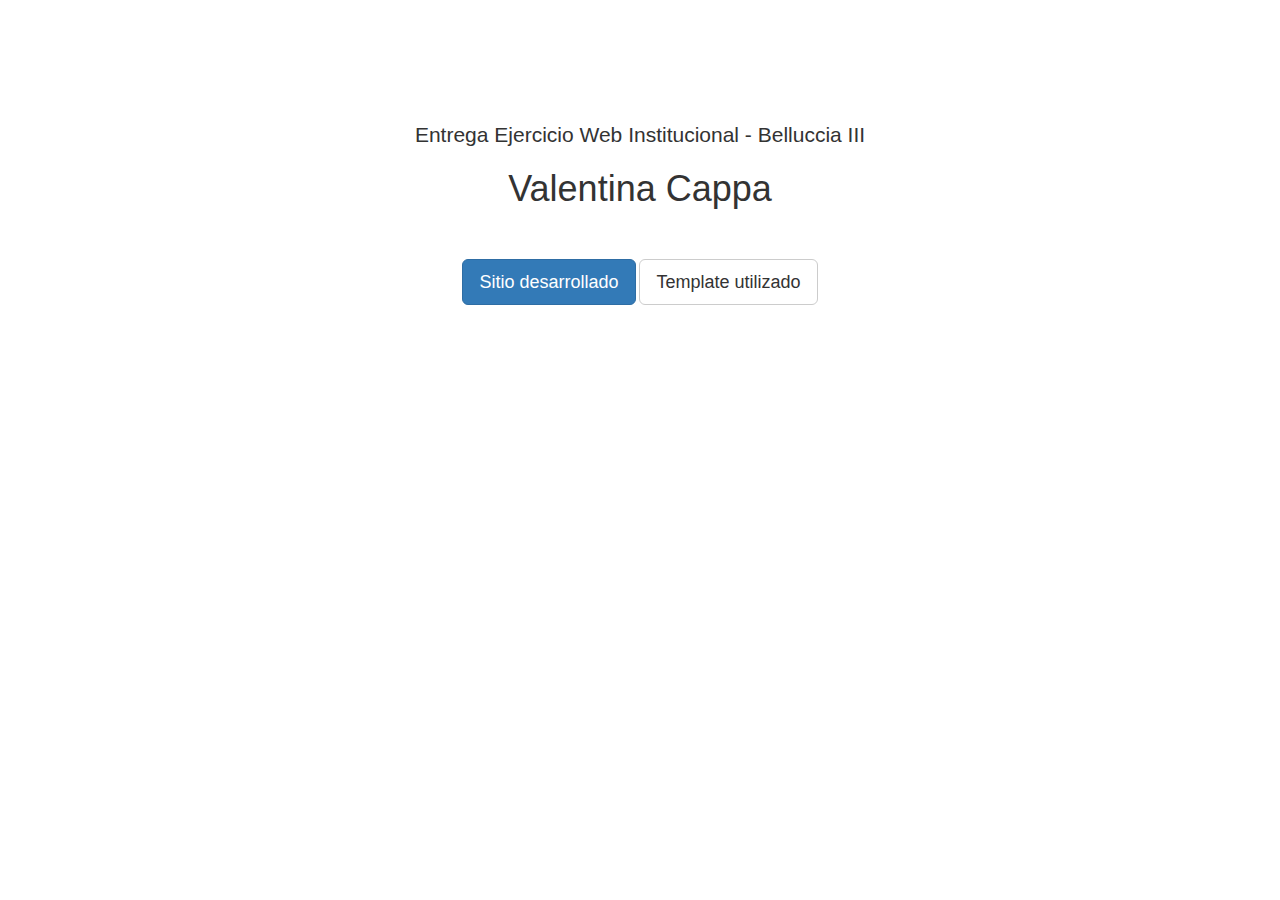
<file: index.html>
<!DOCTYPE html>
<html lang="es">

<head>

    <meta charset="utf-8">
    <meta http-equiv="X-UA-Compatible" content="IE=edge">
    <meta name="viewport" content="width=device-width, initial-scale=1">
    <meta name="description" content="">
    <meta name="author" content="">

    <title>Entrega Web Institucional - Belluccia III</title>

    <!-- Bootstrap Core CSS -->
    <link rel="stylesheet" href="https://maxcdn.bootstrapcdn.com/bootstrap/3.3.7/css/bootstrap.min.css" integrity="sha384-BVYiiSIFeK1dGmJRAkycuHAHRg32OmUcww7on3RYdg4Va+PmSTsz/K68vbdEjh4u" crossorigin="anonymous">


    <!-- HTML5 Shim and Respond.js IE8 support of HTML5 elements and media queries -->
    <!-- WARNING: Respond.js doesn't work if you view the page via file:// -->
    <!--[if lt IE 9]>
        <script src="https://oss.maxcdn.com/libs/html5shiv/3.7.0/html5shiv.js"></script>
        <script src="https://oss.maxcdn.com/libs/respond.js/1.4.2/respond.min.js"></script>
    <![endif]-->

</head>

<body>


    <!-- Page Content -->
    <div class="container">

        <div class="row">
            <div class="col-lg-12 text-center" style="margin-top:100px">
                <h2 class="lead">Entrega Ejercicio Web Institucional - Belluccia III</h2>
                <h1>Valentina Cappa</h1>
                <p style="margin-top:50px">
                    <a class="btn btn-primary btn-lg" href="home.html">Sitio desarrollado</a> 
                    <a class="btn btn-default btn-lg" href="https://bootstrapmade.com/demo/FlexStart/">Template utilizado</a>
                </p>
            </div>
        </div>
        <!-- /.row -->

    </div>
    <!-- /.container -->

    <!-- jQuery Version 1.11.1 -->
    <script src="https://ajax.googleapis.com/ajax/libs/jquery/1.12.4/jquery.min.js"></script>

    <!-- Bootstrap Core JavaScript -->
    <script src="https://maxcdn.bootstrapcdn.com/bootstrap/3.3.7/js/bootstrap.min.js" integrity="sha384-Tc5IQib027qvyjSMfHjOMaLkfuWVxZxUPnCJA7l2mCWNIpG9mGCD8wGNIcPD7Txa" crossorigin="anonymous"></script>


</body>

</html>
</file>
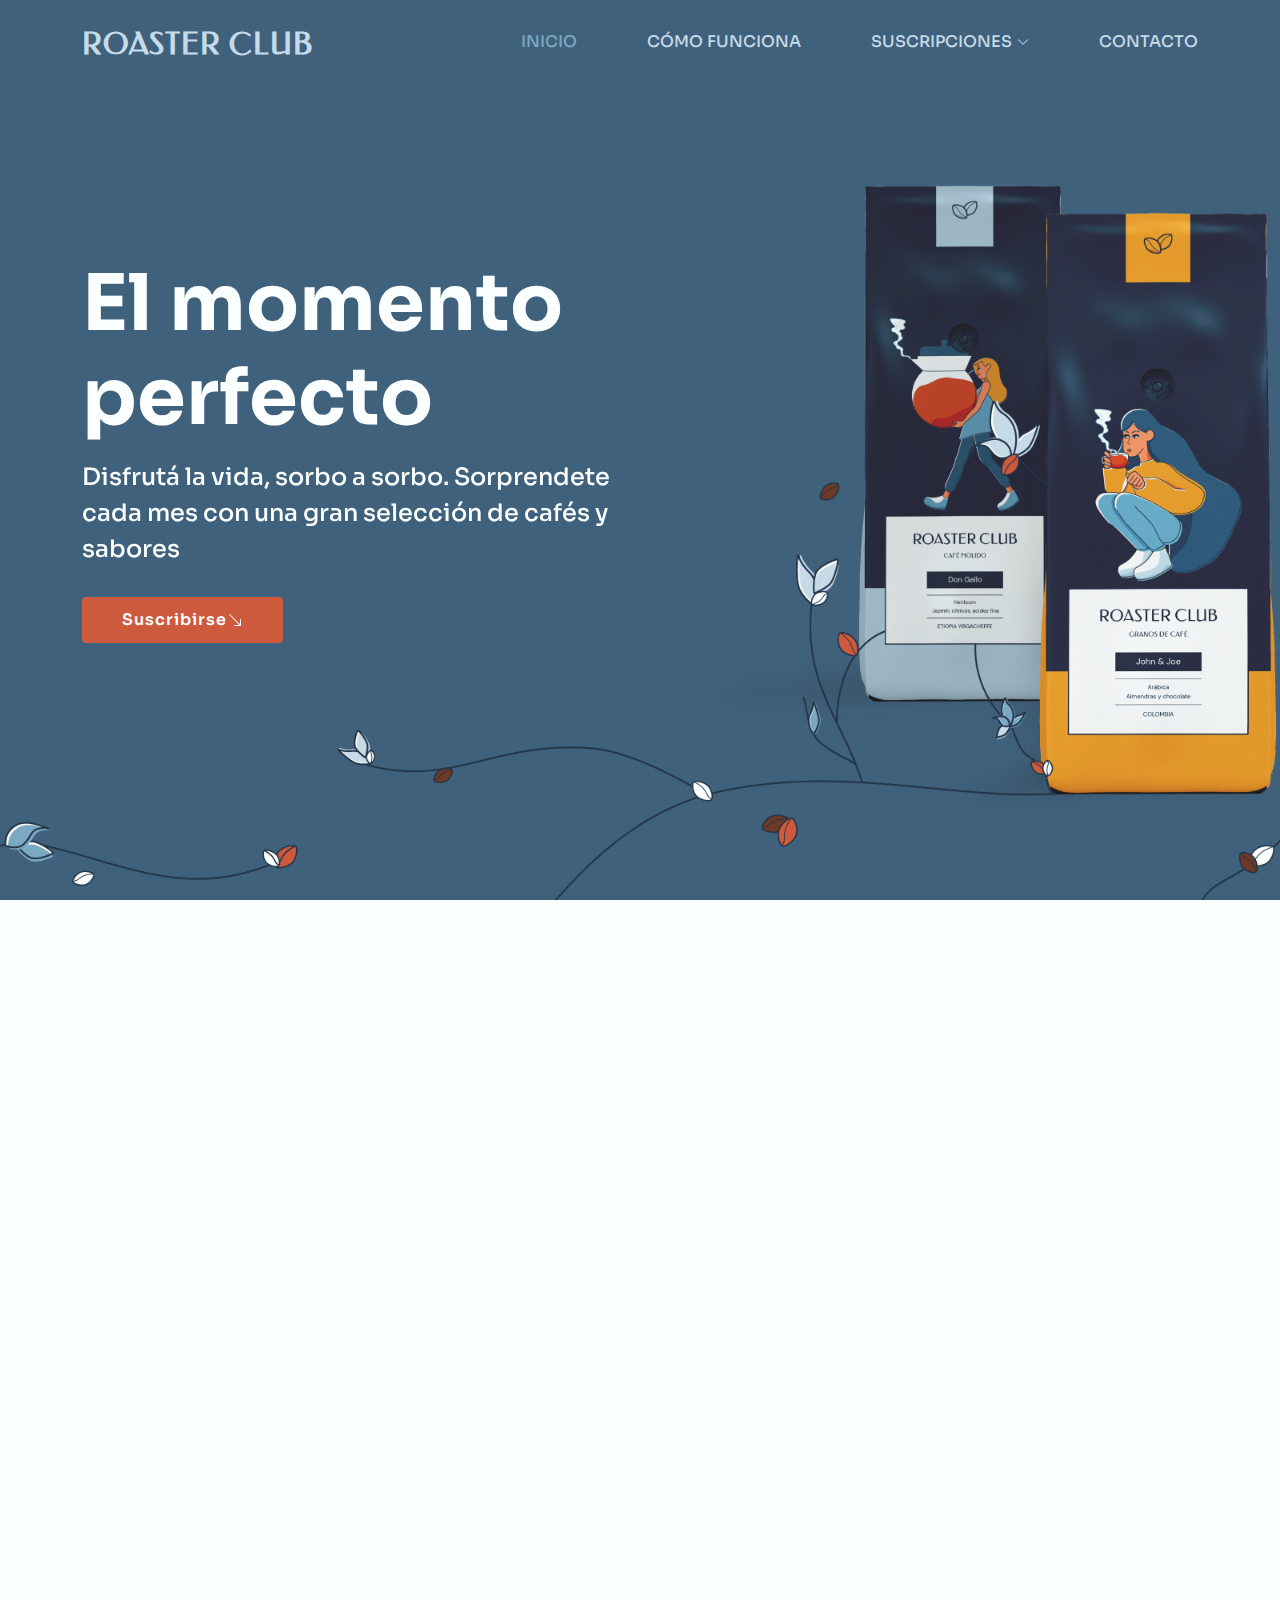
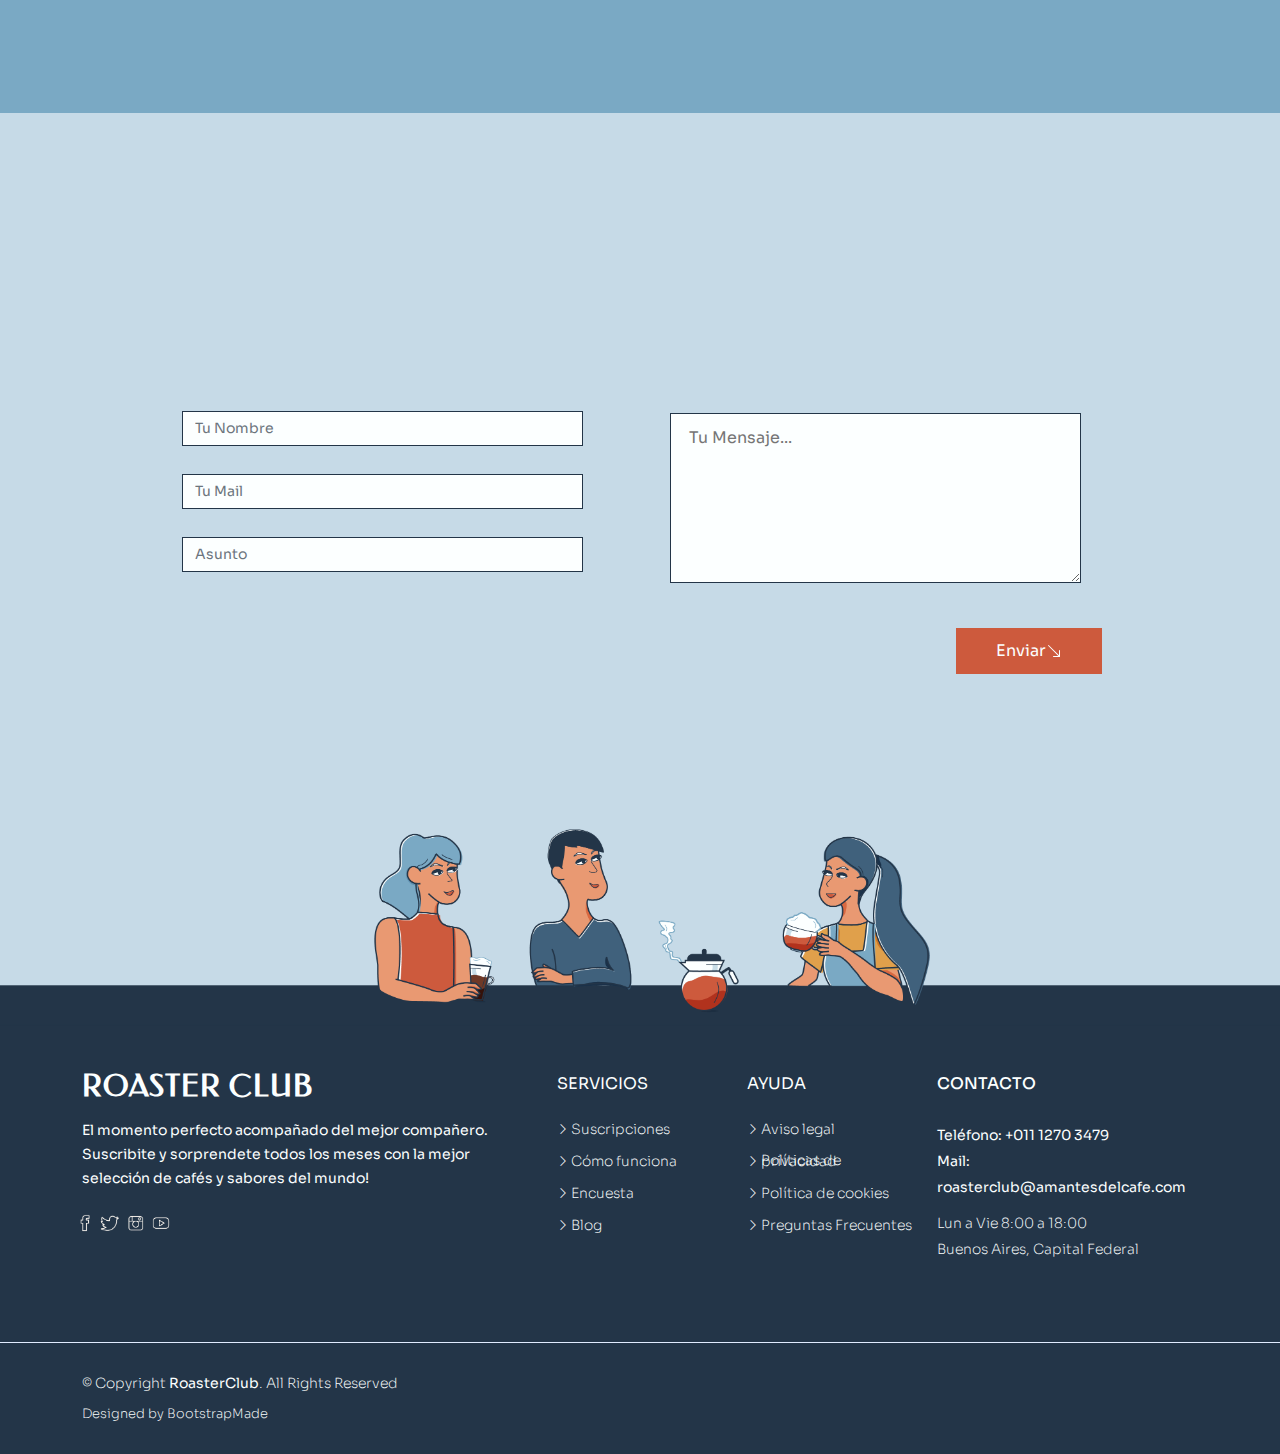
<file: home.html>
<!DOCTYPE html>
<html lang="en">

<head>
  <meta charset="utf-8">
  <meta content="width=device-width, initial-scale=1.0" name="viewport">

  <title>FlexStart Bootstrap Template - Index</title>
  <meta content="" name="description">

  <meta content="" name="keywords">

  <!-- Favicons -->
  <link href="assets/img/favicon.png" rel="icon">
  <link href="assets/img/apple-touch-icon.png" rel="apple-touch-icon">

  <!-- Google Fonts -->
  <link href="https://fonts.googleapis.com/css2?family=Federo&family=Sora:wght@200;300;400;500;600;700&display=swap" rel="stylesheet">

  <!-- Vendor CSS Files -->
  <link href="assets/vendor/aos/aos.css" rel="stylesheet">
  <link href="assets/vendor/bootstrap/css/bootstrap.min.css" rel="stylesheet">
  <link href="assets/vendor/bootstrap-icons/bootstrap-icons.css" rel="stylesheet">
  <link href="assets/vendor/glightbox/css/glightbox.min.css" rel="stylesheet">
  <link href="assets/vendor/remixicon/remixicon.css" rel="stylesheet">
  <link href="assets/vendor/swiper/swiper-bundle.min.css" rel="stylesheet">

  <!-- Template Main CSS File -->
  <link href="assets/css/style.css" rel="stylesheet">

  <!-- =======================================================
  * Template Name: FlexStart - v1.9.0
  * Template URL: https://bootstrapmade.com/flexstart-bootstrap-startup-template/
  * Author: BootstrapMade.com
  * License: https://bootstrapmade.com/license/
  ======================================================== -->
</head>

<body>

  <!-- ======= Header ======= -->
  <header id="header" class="header fixed-top">
    <div class="container-fluid container-xl d-flex align-items-center justify-content-between">

      <a href="home.html" class="logo d-flex align-items-center">

        <span>ROASTER CLUB</span>
      </a>

      <nav id="navbar" class="navbar">
        <ul>
          <li><a class="nav-link scrollto active" href="#hero">INICIO</a></li>
          <li><a class="nav-link scrollto" href="#services">CÓMO FUNCIONA</a></li>
          <li class="dropdown"><a href="#pricing"><span>SUSCRIPCIONES</span> <i class="bi bi-chevron-down"></i></a>
            <ul>
              <li><a href="portfolio-details.html">Compra Única</a></li>
              <li><a href="portfolio-details.html">Compra semestral</a></li>
              <li><a href="portfolio-details.html">Compra anual</a></li>
            </ul>
          </li>
          <li><a class="nav-link scrollto" href="#contact">CONTACTO</a></li>
        </ul>
        <i class="bi bi-list mobile-nav-toggle"></i>
      </nav><!-- .navbar -->

    </div>
  </header><!-- End Header -->


  <!-- ======= Hero Section ======= -->

  <section id="hero" class="hero d-flex align-items-center">

    <div class="container">
      <div class="row">

        <div class="col-lg-6 hero-img" data-aos="zoom-out" data-aos-delay="200">
          <img src="assets/img/hero-img.png" class="img-fluid mobile" alt="">
        </div>

        <div class="col-lg-6 d-flex flex-column justify-content-center">
          <h1 data-aos="fade-up">El momento perfecto</h1>
          <h2 data-aos="fade-up" data-aos-delay="400">Disfrutá la vida, sorbo a sorbo. Sorprendete cada mes con una gran selección de cafés y sabores</h2>
          <div data-aos="fade-up" data-aos-delay="600">
            <div class="text-center text-lg-start">
              <a href="portfolio-details.html" class="btn-get-started scrollto d-inline-flex align-items-center justify-content-center align-self-center">
                <span>Suscribirse</span>
                <svg xmlns="http://www.w3.org/2000/svg" width="16" height="16" fill="currentColor" class="bi bi-arrow-down-right change-my-color" viewBox="0 0 16 16">
                  <path fill-rule="evenodd" d="M14 13.5a.5.5 0 0 1-.5.5h-6a.5.5 0 0 1 0-1h4.793L2.146 2.854a.5.5 0 1 1 .708-.708L13 12.293V7.5a.5.5 0 0 1 1 0v6z"/>
                </svg>
              </a>
            </div>
          </div>
        </div>

 
      </div>
    </div>

  </section>  <!--End Hero -->

   <!-- ======= Values Section ======= -->
    <!--
   <section id="values" class="values">

    <div class="container" data-aos="fade-up">

      <header class="section-header">

        <h2>¡Es así de fácil sumarse!</h2>
      </header>

      <div class="row">

        <div class="col-lg-4" data-aos="fade-up" data-aos-delay="200">
          <div class="box">
            <img src="assets/img/values-1.png" class="img-fluid" alt="">
            <h3>Seleccioná tu plan</h3>
            <p>Elegí el plan que más te guste, todas las cajas traen las mismas bolsas de café.</p>
          </div>
        </div>

        <div class="col-lg-4 mt-4 mt-lg-0" data-aos="fade-up" data-aos-delay="400">
          <div class="box">
            <img src="assets/img/values-2.png" class="img-fluid" alt="">
            <h3>Recibí tu caja</h3>
            <p>Una vez tostado y preparado, enviamos tu pedido directamente a la puerta de tu casa.</p>
          </div>
        </div>

        <div class="col-lg-4 mt-4 mt-lg-0" data-aos="fade-up" data-aos-delay="600">
          <div class="box">
            <img src="assets/img/values-3.png" class="img-fluid" alt="">
            <h3>Preparalo y disfrutá</h3>
            <p>Ya sos parte de Roaster Club. Disfrutá todos los días de un café especial y único.</p>
          </div>
        </div>

      </div>

    </div>

  </section>End Values Section -->


  <main id="main">

     <!-- ======= Services Section ======= -->
     <section id="services" class="services">

      <div class="container" data-aos="fade-up">

        <header class="section-header">

          <h2>¡Es así de fácil sumarse!</h2>
        </header>

        <div class="row gy-4 justify-content-center">

          <div class="col-lg-3 col-md-6" data-aos="fade-up" data-aos-delay="400">
            <div class="service-box green">
              <img src="assets/img/Section1.png" class="img-fluid" alt="" width="50%">
              <h3>Preparalo y disfrutá</h3>
              <p>Buscamos a los mejores productores internacionales y sus productos más valorados.</p>

            </div>
          </div>

          <div class="col-lg-3 col-md-6" data-aos="fade-up" data-aos-delay="200">
            <div class="service-box blue">
              <img src="assets/img/Section2.png" class="img-fluid" alt="" width="50%">
              <h3>Seleccioná tu plan</h3>
              <p>Elegí el plan que más te guste, todas las cajas traen las mismas bolsas de café.</p>

            </div>
          </div>

          <div class="col-lg-3 col-md-6" data-aos="fade-up" data-aos-delay="300">
            <div class="service-box orange">
              <img src="assets/img/Section3.png" class="img-fluid" alt="" width="50%">
              <h3>Recibí tu caja</h3>
              <p>Una vez tostado y preparado, enviamos tu pedido directo la puerta de tu casa.</p>

            </div>
          </div>

          <div class="col-lg-3 col-md-6" data-aos="fade-up" data-aos-delay="400">
            <div class="service-box green">
              <img src="assets/img/Section4.png" class="img-fluid" alt="" width="50%">
              <h3>Preparalo y disfrutá</h3>
              <p>Ya sos parte de Roaster Club. Disfrutá todos los días de un café especial y único.</p>

            </div>
          </div>

          <!--
          <div class="col-lg-4 col-md-6" data-aos="fade-up" data-aos-delay="500">
            <div class="service-box red">
              <i class="ri-discuss-line icon"></i>
              <h3>Asperiores Commodi</h3>
              <p>Non et temporibus minus omnis sed dolor esse consequatur. Cupiditate sed error ea fuga sit provident adipisci neque.</p>
              <a href="#" class="read-more"><span>Read More</span> <i class="bi bi-arrow-right"></i></a>
            </div>
          </div>

          <div class="col-lg-4 col-md-6" data-aos="fade-up" data-aos-delay="600">
            <div class="service-box purple">
              <i class="ri-discuss-line icon"></i>
              <h3>Velit Doloremque.</h3>
              <p>Cumque et suscipit saepe. Est maiores autem enim facilis ut aut ipsam corporis aut. Sed animi at autem alias eius labore.</p>
              <a href="#" class="read-more"><span>Read More</span> <i class="bi bi-arrow-right"></i></a>
            </div>
          </div>

          <div class="col-lg-4 col-md-6" data-aos="fade-up" data-aos-delay="700">
            <div class="service-box pink">
              <i class="ri-discuss-line icon"></i>
              <h3>Dolori Architecto</h3>
              <p>Hic molestias ea quibusdam eos. Fugiat enim doloremque aut neque non et debitis iure. Corrupti recusandae ducimus enim.</p>
              <a href="#" class="read-more"><span>Read More</span> <i class="bi bi-arrow-right"></i></a>
            </div>
          </div>

        </div>

      </div>

    </section>End Services Section -->



   
    <!-- ======= Counts Section ======= -->
    <!--
    <section id="counts" class="counts">
      <div class="container" data-aos="fade-up">

        <div class="row gy-4">

          <div class="col-lg-3 col-md-6">
            <div class="count-box">
              <i class="bi bi-emoji-smile"></i>
              <div>
                <span data-purecounter-start="0" data-purecounter-end="232" data-purecounter-duration="1" class="purecounter"></span>
                <p>Happy Clients</p>
              </div>
            </div>
          </div>

          <div class="col-lg-3 col-md-6">
            <div class="count-box">
              <i class="bi bi-journal-richtext" style="color: #ee6c20;"></i>
              <div>
                <span data-purecounter-start="0" data-purecounter-end="521" data-purecounter-duration="1" class="purecounter"></span>
                <p>Projects</p>
              </div>
            </div>
          </div>

          <div class="col-lg-3 col-md-6">
            <div class="count-box">
              <i class="bi bi-headset" style="color: #15be56;"></i>
              <div>
                <span data-purecounter-start="0" data-purecounter-end="1463" data-purecounter-duration="1" class="purecounter"></span>
                <p>Hours Of Support</p>
              </div>
            </div>
          </div>

          <div class="col-lg-3 col-md-6">
            <div class="count-box">
              <i class="bi bi-people" style="color: #bb0852;"></i>
              <div>
                <span data-purecounter-start="0" data-purecounter-end="15" data-purecounter-duration="1" class="purecounter"></span>
                <p>Hard Workers</p>
              </div>
            </div>
          </div>

        </div>

      </div>
    </section> End Counts Section -->

    <!-- ======= Features2 Section ======= -->
    <section id="features2" class="features2">

      <div class="container" data-aos="fade-up">

        <!--
        <div class="col-lg-6">
          <img src="assets/img/features-2.png" class="img-fluid" alt="" width="65%">
        </div>

        <div class="col-lg-6 mt-5 mt-lg-0 d-flex">
           <div class="row align-self-center gy-4">
          <h3>¿Por qué elegir Roaster Cub?</h3>
        <div class="row">

       
                <div class="feature-box d-flex align-items-center">
                  <img src="assets/img/porque1.png" class="img-fluid" alt="" width="12%">
                
                  <h4>Satisfacción garantizada</h4>
                <p>Realizamos una selección exclusiva de los productores más destacados del mundo.</p>
                </div>
              </div>

              <div class="col-md-6" data-aos="zoom-out" data-aos-delay="300">
                <div class="feature-box d-flex align-items-center">
                  <i class="bi bi-check"></i>
                  <h3>Facilis neque ipsa</h3>
                </div>
              </div>

              <div class="col-md-6" data-aos="zoom-out" data-aos-delay="400">
                <div class="feature-box d-flex align-items-center">
                  <i class="bi bi-check"></i>
                  <h3>Volup amet voluptas</h3>
                </div>
              </div>

              <div class="col-md-6" data-aos="zoom-out" data-aos-delay="500">
                <div class="feature-box d-flex align-items-center">
                  <i class="bi bi-check"></i>
                  <h3>Rerum omnis sint</h3>
                </div>
              </div>

              <div class="col-md-6" data-aos="zoom-out" data-aos-delay="600">
                <div class="feature-box d-flex align-items-center">
                  <i class="bi bi-check"></i>
                  <h3>Alias possimus</h3>
                </div>
              </div>

              <div class="col-md-6" data-aos="zoom-out" data-aos-delay="700">
                <div class="feature-box d-flex align-items-center">
                  <i class="bi bi-check"></i>
                  <h3>Repellendus mollitia</h3>
                </div>
              </div>

            </div>
          </div>

        </div> / row -->

        <!-- Feature Tabs -->
        <div class="row feture-tabs" data-aos="fade-up">
          
          <div class="col-lg-5">
            <img src="assets/img/features-2.png" class="img-fluid" alt="" width="95%">
          </div>

          <div class="col-lg-6 mt-5 mt-lg-0 d-flex">
            <div class="row align-self-center gy-4">
            <h2>¿Por qué elegir Roaster Cub?</h2>

            <!-- Tabs -->
            <!--
            <ul class="nav nav-pills mb-3">
              <li>
                <a class="nav-link active" data-bs-toggle="pill" href="#tab1">Saepe fuga</a>
              </li>
              <li>
                <a class="nav-link" data-bs-toggle="pill" href="#tab2">Voluptates</a>
              </li>
              <li>
                <a class="nav-link" data-bs-toggle="pill" href="#tab3">Corrupti</a>
              </li>
            </ul>< End Tabs -->

            <!-- Tab Content -->
            <!-- Tab Content -->
            <div class="row">

       
              <div class="feature-box d-flex align-items-center">
                <img src="assets/img/porque1.png" class="img-fluid" alt="" width="13%">
              
                <h4>Satisfacción garantizada</h4>
              </div>
              <p>Realizamos una selección exclusiva 
                <br>de los mejores cafés y productores.</br></p>
              </div>
      
        
            <div class="row">

              <div class="feature-box d-flex align-items-center">
                <img src="assets/img/porque2.png" class="img-fluid" alt="" width="13%">
              
                <h4>Comunicación contínua</h4>
              </div>
              <p>Estamos en contacto siempre para 
                <br>asesorarte y ayudarte cuando quieras.</br></p>
              </div>
         
              <div class="row">

                <div class="feature-box d-flex align-items-center">
                  <img src="assets/img/porque3.png" class="img-fluid" alt="" width="13%">
                
                  <h4>Viaje de sabores</h4>
                </div>
                <p>Traemos productos internacionales 
                  <br>para que sigas sorprendiendote.</br></p>
                </div>
        

              <!--

       


                <div class="feature-box d-flex align-items-center">
                  <img src="assets/img/porque3.png" class="img-fluid" alt="" width="12%">
                  
                  <h4>Viaje de sabores</h4>
                </div>
                <p>Traemos productos internacionales para que sigas sorprendiendote.</p>
                </div>
              </div>
              -->
            </div>
          </div>



              </div><!-- End Tab 1 Content -->
<!--
              <div class="tab-pane fade show" id="tab2">
                <p>Consequuntur inventore voluptates consequatur aut vel et. Eos doloribus expedita. Sapiente atque consequatur minima nihil quae aspernatur quo suscipit voluptatem.</p>
                <div class="d-flex align-items-center mb-2">
                  <i class="bi bi-check2"></i>
                  <h4>Repudiandae rerum velit modi et officia quasi facilis</h4>
                </div>
                <p>Laborum omnis voluptates voluptas qui sit aliquam blanditiis. Sapiente minima commodi dolorum non eveniet magni quaerat nemo et.</p>
                <div class="d-flex align-items-center mb-2">
                  <i class="bi bi-check2"></i>
                  <h4>Incidunt non veritatis illum ea ut nisi</h4>
                </div>
                <p>Non quod totam minus repellendus autem sint velit. Rerum debitis facere soluta tenetur. Iure molestiae assumenda sunt qui inventore eligendi voluptates nisi at. Dolorem quo tempora. Quia et perferendis.</p>
              </div> End Tab 2 Content -->
<!--
              <div class="tab-pane fade show" id="tab3">
                <p>Consequuntur inventore voluptates consequatur aut vel et. Eos doloribus expedita. Sapiente atque consequatur minima nihil quae aspernatur quo suscipit voluptatem.</p>
                <div class="d-flex align-items-center mb-2">
                  <i class="bi bi-check2"></i>
                  <h4>Repudiandae rerum velit modi et officia quasi facilis</h4>
                </div>
                <p>Laborum omnis voluptates voluptas qui sit aliquam blanditiis. Sapiente minima commodi dolorum non eveniet magni quaerat nemo et.</p>
                <div class="d-flex align-items-center mb-2">
                  <i class="bi bi-check2"></i>
                  <h4>Incidunt non veritatis illum ea ut nisi</h4>
                </div>
                <p>Non quod totam minus repellendus autem sint velit. Rerum debitis facere soluta tenetur. Iure molestiae assumenda sunt qui inventore eligendi voluptates nisi at. Dolorem quo tempora. Quia et perferendis.</p>
              </div> End Tab 3 Content -->

            </div>

          </div>

          </div>

        </div><!-- End Feature Tabs -->

        <!-- Feature Icons2 -->
      <!--
        <div class="row feature-icons2" data-aos="fade-up">

          <div class="col-lg-6 justify-content-center">
            <img src="assets/img/features-2.png" class="img-fluid" alt="" width="60%">
          </div>


          <div class="col-lg-6">
            <h3>¿Por qué elegir Roaster Cub?</h3>

          <div class="row">

      
            <div class="col-xl-8 d-flex content">
              <div class="row align-self-center gy-4">

                <div class="col-md-6 icon-box" data-aos="fade-up">
                  <img src="assets/img/porque1.png" class="img-fluid" alt="" width="12%">
                  <div>
                    <h4>Satisfacción garantizada</h4>
                    <p>Realizamos una selección exclusiva de los productores más destacados del mundo.</p>
                  </div>
                </div>

                <div class="tab-content justify-content-center">



                <div class="col-md-6 icon-box" data-aos="fade-up" data-aos-delay="200">
                  <i class="ri-brush-4-line"></i>
                  <div>
                    <h4>Labore consequatur</h4>
                    <p>Aut suscipit aut cum nemo deleniti aut omnis. Doloribus ut maiores omnis facere</p>
                  </div>
                </div>

              
                <div class="col-md-6 icon-box" data-aos="fade-up" data-aos-delay="400">
                  <i class="ri-command-line"></i>
                  <div>
                    <h4>Molestiae dolor</h4>
                    <p>Et fuga et deserunt et enim. Dolorem architecto ratione tensa raptor marte</p>
                  </div>
                </div>
-->
               

              </div>
            </div>

          </div>

        </div><!--  End Feature Icons2 -->



    </section><!-- End Features Section -->

     <!-- ======= Pricing Section ======= -->
     <section id="pricing" class="pricing">

      <div class="container" data-aos="fade-up">

        <header class="section-header">
          <h2>¡Elegí la opción que más te guste!</h2>
          <h4>Unite al plan que quieras y recibí una caja muy especial</h4>
        </header>

        <div class="row gy-4" data-aos="fade-left">

          <div class="col-lg-4 col-md-6" data-aos="zoom-in" data-aos-delay="100">
            <div class="box">
              <img src="assets/img/pricing-free.png" class="img-fluid" alt="">
              <h3 style="color:#233548;">PLAN LIVIANO</h3>
              <ul>
                <p>Suscripción por 1 mes</p>
       
                <li>4 bolsas de café de 250gr</li>
                <li style="color: #75A8C5;">Acceso a contenido virtual</li> 
                <li style="color: #75A8C5;">Curso de barista</li>
    
              </ul>
              <div class="price">$5.450<span> / caja</span></div>
            </ul>
          
              <a href="portfolio-details.html" class="btn-buy">Compra única
                <svg xmlns="http://www.w3.org/2000/svg" width="16" height="16" fill="currentColor" class="bi bi-arrow-down-right" viewBox="0 0 16 16">
                  <path fill-rule="evenodd" d="M14 13.5a.5.5 0 0 1-.5.5h-6a.5.5 0 0 1 0-1h4.793L2.146 2.854a.5.5 0 1 1 .708-.708L13 12.293V7.5a.5.5 0 0 1 1 0v6z"/>
                </svg>
              </a>
              
            </div>
          </div>

          <div class="col-lg-4 col-md-6" data-aos="zoom-in" data-aos-delay="200">
            <div class="box">

              <img src="assets/img/pricing-starter.png" class="img-fluid" alt="">
              <h3 style="color: #233548;">PLAN MEDIANO</h3>
              <ul>
                <p>Suscripción por 6 meses</p>
       
                <li>4 bolsas de café de 250gr</li>
                <li>Acceso a contenido virtual</li>
                <li style="color: #75A8C5;">Curso de barista</li>
               
              </ul>
              <div class="price">$4.350<span> / caja</span></div>
            </ul>
              <a href="portfolio-details.html" class="btn-buy">Compra semestral
                <svg xmlns="http://www.w3.org/2000/svg" width="16" height="16" fill="currentColor" class="bi bi-arrow-down-right" viewBox="0 0 16 16">
                  <path fill-rule="evenodd" d="M14 13.5a.5.5 0 0 1-.5.5h-6a.5.5 0 0 1 0-1h4.793L2.146 2.854a.5.5 0 1 1 .708-.708L13 12.293V7.5a.5.5 0 0 1 1 0v6z"/>
                </svg>
              </a>
             
            </div>
          </div>

          <div class="col-lg-4 col-md-6" data-aos="zoom-in" data-aos-delay="300">
            <div class="box">
              <img src="assets/img/pricing-business.png" class="img-fluid" alt="">
              <h3 style="color: #233548;">PLAN INTENSO</h3>
              <ul>
                <p>Suscripción por 1 año</p>
                
                <li>4 bolsas de café de 250gr</li>
                <li>Acceso a contenido virtual</li>
                <li>Curso de barista</li>
                
              </ul>
              <div class="price">$3.150<span> / caja</span></div>
            </ul>
              <a href="portfolio-details.html" class="btn-buy">Compra anual
                <svg xmlns="http://www.w3.org/2000/svg" width="16" height="16" fill="currentColor" class="bi bi-arrow-down-right" viewBox="0 0 16 16">
                  <path fill-rule="evenodd" d="M14 13.5a.5.5 0 0 1-.5.5h-6a.5.5 0 0 1 0-1h4.793L2.146 2.854a.5.5 0 1 1 .708-.708L13 12.293V7.5a.5.5 0 0 1 1 0v6z"/>
                </svg>
              </a>
            
            </div>
          </div>
<!--
          <div class="col-lg-3 col-md-6" data-aos="zoom-in" data-aos-delay="400">
            <div class="box">
              <h3 style="color: #ff0071;">Ultimate Plan</h3>
              <div class="price"><sup>$</sup>49<span> / mo</span></div>
              <img src="assets/img/pricing-ultimate.png" class="img-fluid" alt="">
              <ul>
                <li>Aida dere</li>
                <li>Nec feugiat nisl</li>
                <li>Nulla at volutpat dola</li>
                <li>Pharetra massa</li>
                <li>Massa ultricies mi</li>
              </ul>
              <a href="#" class="btn-buy">Buy Now</a>
            </div>
          </div>
-->
        </div>

      </div>

    </section> <!-- End Pricing Section -->    


 <!-- ======= About2 Section ======= -->
    <section id="about2" class="about2">

      <div class="container" data-aos="fade-up">
        <div class="row gx-0">

          <div class="col-lg-6 d-flex flex-column justify-content-center" data-aos="fade-up" data-aos-delay="200">
            <div class="content">

              <h3>Cultivado con amor y consciencia</h3>
              <p>
                Nuestro objetivo principal es la difusión de productos de excelente calidad y variedad de origen. Nos enfocamos en cada detalle del proceso, desde la extración del grano, su curación y tueste, hasta las etapas finales de preparación, empaquetado y entrega.
              </p>
              <div class="text-center text-lg-start">
                <a href="portfolio-details.html" class="btn-read-more d-inline-flex align-items-center justify-content-center align-self-center">
                  <span>Conocer más</span>
                  <svg xmlns="http://www.w3.org/2000/svg" width="16" height="16" fill="currentColor" class="bi bi-arrow-down-right" viewBox="0 0 16 16">
                    <path fill-rule="evenodd" d="M14 13.5a.5.5 0 0 1-.5.5h-6a.5.5 0 0 1 0-1h4.793L2.146 2.854a.5.5 0 1 1 .708-.708L13 12.293V7.5a.5.5 0 0 1 1 0v6z"/>
                  </svg>
                </a>
              </div>
            </div>
          </div>

          <div class="col-lg-6 d-flex align-items-center" data-aos="zoom-out" data-aos-delay="200">
            <img src="assets/img/about.png" class="img-fluid" alt="">
          </div>

        </div>
      </div>

    </section><!-- End About2 Section -->
   

    <!-- ======= Portfolio Section ======= -->
    <section id="portfolio" class="portfolio">

      <div class="container" data-aos="fade-up">

        <header class="section-header">
          <h2>#RCLOVE</h2>
          <h4>Subí una foto a tus redes y compartí tu experiencia</h4>
        </header>

        <div class="row" data-aos="fade-up" data-aos-delay="100">
          <div class="col-lg-12 d-flex justify-content-center">
               <!-- 
            <ul id="portfolio-flters">
              <li data-filter="*" class="filter-active">All</li>
              <li data-filter=".filter-app">App</li>
              <li data-filter=".filter-card">Card</li>
              <li data-filter=".filter-web">Web</li>
              -->
            </ul>
          </div>
        </div>



        <div class="row gy-4 portfolio-container" data-aos="fade-up" data-aos-delay="200">

          <div class="col-lg-4 col-md-6 portfolio-item filter-app">
            <div class="portfolio-wrap">
              <img src="assets/img/portfolio/portfolio-1.png" class="img-fluid" alt="">
              <!-- 
              <div class="portfolio-info">
                <h4>App 1</h4>
                <p>App</p>
                <div class="portfolio-links">
                  <a href="assets/img/portfolio/portfolio-1.png" data-gallery="portfolioGallery" class="portfokio-lightbox" title="App 1"><i class="bi bi-plus"></i></a>
                  <a href="portfolio-details.html" title="More Details"><i class="bi bi-link"></i></a>
                </div>
              </div>
              -->
            </div>
          </div>

          <div class="col-lg-4 col-md-6 portfolio-item filter-web">
            <div class="portfolio-wrap">
              <img src="assets/img/portfolio/portfolio-2.png" class="img-fluid" alt="">
              <!-- 
              <div class="portfolio-info">
                <h4>Web 3</h4>
                <p>Web</p>
                <div class="portfolio-links">
                  <a href="assets/img/portfolio/portfolio-2.png" data-gallery="portfolioGallery" class="portfokio-lightbox" title="Web 3"><i class="bi bi-plus"></i></a>
                  <a href="portfolio-details.html" title="More Details"><i class="bi bi-link"></i></a>
                </div>
              </div>
            -->
            </div>
          </div>

          <div class="col-lg-4 col-md-6 portfolio-item filter-app">
            <div class="portfolio-wrap">
              <img src="assets/img/portfolio/portfolio-3.png" class="img-fluid" alt="">
              <!-- 
              <div class="portfolio-info">
                <h4>App 2</h4>
                <p>App</p>
                <div class="portfolio-links">
                  <a href="assets/img/portfolio/portfolio-3.png" data-gallery="portfolioGallery" class="portfokio-lightbox" title="App 2"><i class="bi bi-plus"></i></a>
                  <a href="portfolio-details.html" title="More Details"><i class="bi bi-link"></i></a>
                </div>
              </div>
            -->
            </div>
          </div>
 <!--
          <div class="col-lg-4 col-md-6 portfolio-item filter-card">
            <div class="portfolio-wrap">
              <img src="assets/img/portfolio/portfolio-4.png" class="img-fluid" alt="">
              <div class="portfolio-info">
                <h4>Card 2</h4>
                <p>Card</p>
                <div class="portfolio-links">
                  <a href="assets/img/portfolio/portfolio-4.png" data-gallery="portfolioGallery" class="portfokio-lightbox" title="Card 2"><i class="bi bi-plus"></i></a>
                  <a href="portfolio-details.html" title="More Details"><i class="bi bi-link"></i></a>
                </div>
              </div>
            </div>
          </div>

          <div class="col-lg-4 col-md-6 portfolio-item filter-web">
            <div class="portfolio-wrap">
              <img src="assets/img/portfolio/portfolio-5.png" class="img-fluid" alt="">
              <div class="portfolio-info">
                <h4>Web 2</h4>
                <p>Web</p>
                <div class="portfolio-links">
                  <a href="assets/img/portfolio/portfolio-5.png" data-gallery="portfolioGallery" class="portfokio-lightbox" title="Web 2"><i class="bi bi-plus"></i></a>
                  <a href="portfolio-details.html" title="More Details"><i class="bi bi-link"></i></a>
                </div>
              </div>
            </div>
          </div>

          <div class="col-lg-4 col-md-6 portfolio-item filter-app">
            <div class="portfolio-wrap">
              <img src="assets/img/portfolio/portfolio-6.png" class="img-fluid" alt="">
              <div class="portfolio-info">
                <h4>App 3</h4>
                <p>App</p>
                <div class="portfolio-links">
                  <a href="assets/img/portfolio/portfolio-6.png" data-gallery="portfolioGallery" class="portfokio-lightbox" title="App 3"><i class="bi bi-plus"></i></a>
                  <a href="portfolio-details.html" title="More Details"><i class="bi bi-link"></i></a>
                </div>
              </div>
            </div>
          </div>


          <div class="col-lg-4 col-md-6 portfolio-item filter-card">
            <div class="portfolio-wrap">
              <img src="assets/img/portfolio/portfolio-7.jpg" class="img-fluid" alt="">
              <div class="portfolio-info">
                <h4>Card 1</h4>
                <p>Card</p>
                <div class="portfolio-links">
                  <a href="assets/img/portfolio/portfolio-7.jpg" data-gallery="portfolioGallery" class="portfokio-lightbox" title="Card 1"><i class="bi bi-plus"></i></a>
                  <a href="portfolio-details.html" title="More Details"><i class="bi bi-link"></i></a>
                </div>
              </div>
            </div>
          </div>

          <div class="col-lg-4 col-md-6 portfolio-item filter-card">
            <div class="portfolio-wrap">
              <img src="assets/img/portfolio/portfolio-8.jpg" class="img-fluid" alt="">
              <div class="portfolio-info">
                <h4>Card 3</h4>
                <p>Card</p>
                <div class="portfolio-links">
                  <a href="assets/img/portfolio/portfolio-8.jpg" data-gallery="portfolioGallery" class="portfokio-lightbox" title="Card 3"><i class="bi bi-plus"></i></a>
                  <a href="portfolio-details.html" title="More Details"><i class="bi bi-link"></i></a>
                </div>
              </div>
            </div>
          </div>

          <div class="col-lg-4 col-md-6 portfolio-item filter-web">
            <div class="portfolio-wrap">
              <img src="assets/img/portfolio/portfolio-9.jpg" class="img-fluid" alt="">
              <div class="portfolio-info">
                <h4>Web 3</h4>
                <p>Web</p>
                <div class="portfolio-links">
                  <a href="assets/img/portfolio/portfolio-9.jpg" data-gallery="portfolioGallery" class="portfokio-lightbox" title="Web 3"><i class="bi bi-plus"></i></a>
                  <a href="portfolio-details.html" title="More Details"><i class="bi bi-link"></i></a>
                </div>
              </div>
            </div>
          </div>
        -->
        </div>

      </div>

    </section><!-- End Portfolio Section -->


    
    <!-- ======= Testimonials Section ======= -->
       <!--
    <section id="testimonials" class="testimonials">

      <div class="container" data-aos="fade-up">

        <header class="section-header">
          <h2>Valoramos tu opinión</h2>
  
        </header>

        <div class="testimonials-slider swiper" data-aos="fade-up" data-aos-delay="200">
          <div class="swiper-wrapper">

            <div class="swiper-slide">
              <div class="testimonial-item">
                <div class="stars">
                  <i class="bi bi-star-fill"></i><i class="bi bi-star-fill"></i><i class="bi bi-star-fill"></i><i class="bi bi-star-fill"></i><i class="bi bi-star-fill"></i>
                </div>
                <div class="profile mt-auto">
                  <img src="assets/img/testimonials/testimonials-1.png" class="testimonial-img" alt="">
                  <h3>María de la Cruz</h3>
                <p>
                  ¡Gran café y un servicio 
                  al cliente aún mejor! Me encanta probar una gran variedad de cafés, que sé que son de alta calidad.
                </p>
    
                </div>
              </div>
            </div> End testimonial item -->
   <!--
            <div class="swiper-slide">
              <div class="testimonial-item">
                <div class="stars">
                  <i class="bi bi-star-fill"></i><i class="bi bi-star-fill"></i><i class="bi bi-star-fill"></i><i class="bi bi-star-fill"></i><i class="bi bi-star-fill"></i>
                </div>
                <div class="profile mt-auto">
                  <img src="assets/img/testimonials/testimonials-2.png" class="testimonial-img" alt="">
                  <h3>Ronaldo Arroyo</h3>
                <p>
                  Compartir notas de sabor, guías de preparación y recetas se convirtieron en algo muy interesante gracias a este club.
                </p>
              

                </div>
              </div>
            </div> End testimonial item -->
   <!--
            <div class="swiper-slide">
              <div class="testimonial-item">
                <div class="stars">
                  <i class="bi bi-star-fill"></i><i class="bi bi-star-fill"></i><i class="bi bi-star-fill"></i><i class="bi bi-star-fill"></i><i class="bi bi-star-fill"></i>
                </div>
                <div class="profile mt-auto">
                  <img src="assets/img/testimonials/testimonials-3.png" class="testimonial-img" alt="">
                  <h3>Julián Branca</h3>
                <p>
                  Excelente calidad de los productos. Me gustó el packaging, se nota todo el esfuerzo y amor que le dedican al servicio.
                </p>
              

                </div>
              </div>
            </div>End testimonial item -->
   <!--
            <div class="swiper-slide">
              <div class="testimonial-item justify-content-center">
      
                  <div class="profile mt-auto">
                  <img src="assets/img/testimonials/testimonials-4.png" class="testimonial-img" alt="">
                  <h3>Mauro Casero</h3>
                </div>

                <svg xmlns="http://www.w3.org/2000/svg" width="15%" height="15%" fill="currentColor" class="bi bi-quote" viewBox="0 0 16 16">
                  <path d="M12 12a1 1 0 0 0 1-1V8.558a1 1 0 0 0-1-1h-1.388c0-.351.021-.703.062-1.054.062-.372.166-.703.31-.992.145-.29.331-.517.559-.683.227-.186.516-.279.868-.279V3c-.579 0-1.085.124-1.52.372a3.322 3.322 0 0 0-1.085.992 4.92 4.92 0 0 0-.62 1.458A7.712 7.712 0 0 0 9 7.558V11a1 1 0 0 0 1 1h2Zm-6 0a1 1 0 0 0 1-1V8.558a1 1 0 0 0-1-1H4.612c0-.351.021-.703.062-1.054.062-.372.166-.703.31-.992.145-.29.331-.517.559-.683.227-.186.516-.279.868-.279V3c-.579 0-1.085.124-1.52.372a3.322 3.322 0 0 0-1.085.992 4.92 4.92 0 0 0-.62 1.458A7.712 7.712 0 0 0 3 7.558V11a1 1 0 0 0 1 1h2Z"/>
                </svg>
      
                <p>
                  Compré la suscripción por única vez, y la renove a la anual. Estoy muy conforme con su atención al cliente, y la calidad de los cafés.
                

                </div>
              </div>
            </div> End testimonial item -->

            
            </div><!-- End testimonial item -->
 <!--
          </div>
          <div class="swiper-pagination"></div>
        </div>

      </div>

    </section> End Testimonials Section -->

       <!-- ======= Team Section ======= -->
 
       <section id="team" class="team">

        <div class="container" data-aos="fade-up">
  
          <header class="section-header">
            <h2>Valoramos tu opinión</h2>

          </header>
  
          <div class="row gy-4">
  
            <div class="col-lg-3 col-md-6 d-flex align-items-stretch" data-aos="fade-up" data-aos-delay="100">
              <div class="member">
                <div class="member-img">
                  <img src="assets/img/testimonials/testimonials-1.png" class="testimonial-img" alt="" width="40%">
                   <!--
                  <div class="social">
                    <a href=""><i class="bi bi-twitter"></i></a>
                    <a href=""><i class="bi bi-facebook"></i></a>
                    <a href=""><i class="bi bi-instagram"></i></a>
                    <a href=""><i class="bi bi-linkedin"></i></a>
                  </div>
                  -->
                </div>
                <div class="member-info">
                  <h4>Julia Casero</h4>
                  <span>Comerciante</span>
                  <p>
                   "¡Gran café y un servicio 
                    al cliente aún mejor! Me encanta probar una gran variedad de cafés todo el año, y que sé que son de alta calidad".
                  </p>
                </div>
              </div>
            </div>
  
  
  
  
            <div class="col-lg-3 col-md-6 d-flex align-items-stretch" data-aos="fade-up" data-aos-delay="200">
              <div class="member">
                <div class="member-img">
                  <img src="assets/img/testimonials/testimonials-3.png" class="testimonial-img" alt="" width="40%">
              </div>
                <div class="member-info">
                  <h4>Ronaldo Arroyo</h4>
                  <span>Cocinero</span>
                  <p>
                    "Compartir notas de sabor, guías de preparación y recetas se convirtieron en algo muy interesante para mí gracias a este club".
                  </p>
             
              </div>
    
                </div>
                  <!--
                  <div class="social">
                    <a href=""><i class="bi bi-twitter"></i></a>
                    <a href=""><i class="bi bi-facebook"></i></a>
                    <a href=""><i class="bi bi-instagram"></i></a>
                    <a href=""><i class="bi bi-linkedin"></i></a>
                  </div>
                    -->
                </div>
               
          
  
            <div class="col-lg-3 col-md-6 d-flex align-items-stretch" data-aos="fade-up" data-aos-delay="300">
              <div class="member">
                <div class="member-img">
                  <img src="assets/img/testimonials/testimonials-4.png" class="testimonial-img" alt="" width="40%">
          
                </div>
                <div class="member-info">
                  <h4>Matías Branca</h4>
                  <span>Barista</span>
                  <p>"Excelente calidad de los productos. Me gustó mucho el packaging, se nota todo el esfuerzo, amor y cariño que le dedican al servicio".</p>
                </div>
              </div>
            </div>
     <!--
                  <div class="social">
                    <a href=""><i class="bi bi-twitter"></i></a>
                    <a href=""><i class="bi bi-facebook"></i></a>
                    <a href=""><i class="bi bi-instagram"></i></a>
                    <a href=""><i class="bi bi-linkedin"></i></a>
                  </div>
                    -->
  
  
  
            <div class="col-lg-3 col-md-6 d-flex align-items-stretch" data-aos="fade-up" data-aos-delay="400">
              <div class="member">
                <div class="member-img">
                  <img src="assets/img/testimonials/testimonials-2.png" class="testimonial-img" alt="" width="40%">
                </div>
                <div class="member-info">
                  <h4>Mauro Casero</h4>
                  <span>Empresario</span>
                  <p>"Compré la suscripción por única vez, y la renove a la anual. Estoy muy conforme con su atención al cliente, y la calidad de los cafés".</p>
                </div>
              </div>
            </div>
     <!--
                  <div class="social">
                    <a href=""><i class="bi bi-twitter"></i></a>
                    <a href=""><i class="bi bi-facebook"></i></a>
                    <a href=""><i class="bi bi-instagram"></i></a>
                    <a href=""><i class="bi bi-linkedin"></i></a>
                  </div>
                    -->
          </div>
  
        </div>
  
  
  
      </section> <!-- End Team Section -->

     <!-- ======= About Section ======= -->
     <section id="about" class="about">

      <div class="container" data-aos="fade-up">
        <div class="row gx-0">
          <header class="section-header">
            <h2>Productores con gran trayectoria</h2>
          </header>


          <div class="col-lg-6 d-flex align-items-center" data-aos="zoom-out" data-aos-delay="200">
            <img src="assets/img/about2.png" class="img-fluid" alt="" width="75%">
          </div>
        
          <div class="col-lg-6 d-flex flex-column justify-content-center" data-aos="fade-up" data-aos-delay="200">
            <div class="content">
              <h3>Gonzalo Martínez</h3>
              <p>
                "Es chef de dos estrellas Dominique Crenn, un pionero  culinario y gran fan del café. Recorre fincas de todo el mundo en busca de los mejores granos para luego tostar y ofrecer a las cafeterías. «Las claves son sustentabilidad y la trazabilidad».
              </p>
                </a>
              </div>
              </div>
            </div>
          </div>


        </div>
      </div>

    </section><!-- End About Section -->


 

    <!-- ======= Clients Section ======= -->
    <section id="clients" class="clients">

      <div class="container" data-aos="fade-up">

        <header class="section-header">

        </header>

        <div class="clients-slider swiper">
          <div class="swiper-wrapper align-items-center">
            <div class="swiper-slide"><img src="assets/img/clients/client-1.png" class="img-fluid" alt=""></div>
            <div class="swiper-slide"><img src="assets/img/clients/client-2.png" class="img-fluid" alt=""></div>
            <div class="swiper-slide"><img src="assets/img/clients/client-3.png" class="img-fluid" alt=""></div>
            <div class="swiper-slide"><img src="assets/img/clients/client-4.png" class="img-fluid" alt=""></div>
            <div class="swiper-slide"><img src="assets/img/clients/client-5.png" class="img-fluid" alt=""></div>
            <div class="swiper-slide"><img src="assets/img/clients/client-6.png" class="img-fluid" alt=""></div>
          </div>

        </div>
      </div>

    </section><!-- End Clients Section -->

    <!-- ======= F.A.Q Section ======= -->
      
        <section id="faq" class="faq">


        
          <div class="container" data-aos="fade-up">
                    <div class="row gy-2 gx-lg-2">
    
            <header class="section-header">
              <h2>Dudas que suelen repetirse</h2>
              
            </header>
    
            <div class="row justify-content-center">
              <div class="col-lg-5">

                <img src="assets/img/Dudas.png" class="img-fluid" alt="" width="55%">
              </div>
   
  
                
                <!--F.A.Q List 1-->
    
                <div class="col-lg-7">

                <div class="accordion accordion-flush" id="faqlist1">
                  <div class="accordion-item">
                    <h2 class="accordion-header">
                      <button class="accordion-button collapsed" type="button" data-bs-toggle="collapse" data-bs-target="#faq-content-1">
                        ¿Se pueden elegir los cafés que vienen en la caja?
                      </button>
                    </h2>
                    <div id="faq-content-1"  data-bs-parent="#faqlist1">
                      <div class="accordion-body">
                        Nosotros hacemos la selección de cafés cada mes en base a nuestra investigación previa y, por supuesto, tu encuesta personal. ¡Llenate de sorpresas y descubrimientos!
                      </div>
                    </div>
                  </div>
    
                  <div class="accordion-item">
                    <h2 class="accordion-header">
                      <button class="accordion-button collapsed" type="button" data-bs-toggle="collapse" data-bs-target="#faq-content-2">
                        ¿Cómo saber cuándo llega la entrega?
                      </button>
                    </h2>
                    <div id="faq-content-2" class="accordion-collapse collapse" data-bs-parent="#faqlist1">
                      <div class="accordion-body">
                        En "Detalles de compra", te ofrecemos distintos horarios de entrega disponibles. Sólo tenés que elegir el que prefieras, y del resto nos encargamos nosotros.
                      </div>
                    </div>
                  </div>
    
                  <div class="accordion-item">
                    <h2 class="accordion-header">
                      <button class="accordion-button collapsed" type="button" data-bs-toggle="collapse" data-bs-target="#faq-content-3">
                        ¿Cuáles son los medios de pago?
                      </button>
                    </h2>
                    <div id="faq-content-3" class="accordion-collapse collapse" data-bs-parent="#faqlist1">
                      <div class="accordion-body">
                        Aceptamos tarjetas de crédito, débito, mercado pago y transferencia.  
                      </div>
                    </div>
                  </div>
    
                  <div class="accordion-item">
                    <h2 class="accordion-header">
                      <button class="accordion-button collapsed" type="button" data-bs-toggle="collapse" data-bs-target="#faq-content-3">
                        ¿Es posible regalar una suscripción?
                      </button>
                    </h2>
                    <div id="faq-content-3" class="accordion-collapse collapse" data-bs-parent="#faqlist1">
                      <div class="accordion-body">
                        Aceptamos tarjetas de crédito, débito, mercado pago y transferencia.  
                      </div>
                    </div>
                  </div>
                  

                </div>
              </div>
            </div>
          </div>

    
              <div class="col-lg-6">
    
                 <!--F.A.Q List 2-->
              <!--
                <div class="accordion accordion-flush" id="faqlist2">
    
                  <div class="accordion-item">
                    <h2 class="accordion-header">
                      <button class="accordion-button collapsed" type="button" data-bs-toggle="collapse" data-bs-target="#faq2-content-1">
                        ¿Todos los meses se eligen productos diferentes?
                      </button>
                    </h2>
                    <div id="faq2-content-1" class="accordion-collapse collapse" data-bs-parent="#faqlist2">
                      <div class="accordion-body">
                        Sí, tenemos una gran lista de cafés y queremos que pruebes todos! Pero si deseas recibir algún producto de nuevo, comentalo en la encuesta y lo tendremos en cuenta.
                      </div>
                    </div>
                  </div>
    
                  <div class="accordion-item">
                    <h2 class="accordion-header">
                      <button class="accordion-button collapsed" type="button" data-bs-toggle="collapse" data-bs-target="#faq2-content-2">
                        ¿Se puede cambiar el tipo de suscripción?
                      </button>
                    </h2>
                    <div id="faq2-content-2" class="accordion-collapse collapse" data-bs-parent="#faqlist2">
                      <div class="accordion-body">
                       Sí, por supuesto. Contactate con nosotros por teléfono o mail, y comentanos que plan tenés actualmente y a cuál deseas cambiarte.
                      </div>
                    </div>
                  </div>
    
                  <div class="accordion-item">
                    <h2 class="accordion-header">
                      <button class="accordion-button collapsed" type="button" data-bs-toggle="collapse" data-bs-target="#faq2-content-3">
                        ¿Es posible regalar una suscripción?
                      </button>
                    </h2>
                    <div id="faq2-content-3" class="accordion-collapse collapse" data-bs-parent="#faqlist2">
                      <div class="accordion-body">
                        Sí, por supuesto. Elegí la suscripción, finalizá tu compra y en la sección "Detalle de compra", seleccioná 'Quiero enviarlo como obsequio'.
                      </div>
                    </div>
                  </div>
    
                </div>
                -->
              </div>
    
            </div>
    
          </div>
    
        </section><!-- End F.A.Q Section -->





    <!-- ======= Recent Blog Posts Section ======= -->
    <!--
    <section id="recent-blog-posts" class="recent-blog-posts">

      <div class="container" data-aos="fade-up">

        <header class="section-header">
          <h2>Blog</h2>
          <p>Recent posts form our Blog</p>
        </header>

        <div class="row">

          <div class="col-lg-4">
            <div class="post-box">
              <div class="post-img"><img src="assets/img/blog/blog-1.jpg" class="img-fluid" alt=""></div>
              <span class="post-date">Tue, September 15</span>
              <h3 class="post-title">Eum ad dolor et. Autem aut fugiat debitis voluptatem consequuntur sit</h3>
              <a href="blog-single.html" class="readmore stretched-link mt-auto"><span>Read More</span><i class="bi bi-arrow-right"></i></a>
            </div>
          </div>

          <div class="col-lg-4">
            <div class="post-box">
              <div class="post-img"><img src="assets/img/blog/blog-2.jpg" class="img-fluid" alt=""></div>
              <span class="post-date">Fri, August 28</span>
              <h3 class="post-title">Et repellendus molestiae qui est sed omnis voluptates magnam</h3>
              <a href="blog-single.html" class="readmore stretched-link mt-auto"><span>Read More</span><i class="bi bi-arrow-right"></i></a>
            </div>
          </div>

          <div class="col-lg-4">
            <div class="post-box">
              <div class="post-img"><img src="assets/img/blog/blog-3.jpg" class="img-fluid" alt=""></div>
              <span class="post-date">Mon, July 11</span>
              <h3 class="post-title">Quia assumenda est et veritatis aut quae</h3>
              <a href="blog-single.html" class="readmore stretched-link mt-auto"><span>Read More</span><i class="bi bi-arrow-right"></i></a>
            </div>
          </div>

        </div>

      </div>

    </section><End Recent Blog Posts Section -->


<!-- ======= Contact Section ======= -->

<section id="contact" class="contact">
  <div class="container" data-aos="fade-up">

    <div class="section-header">
      <h2>¡Queremos escucharte!</h2>
      <h4>Dejanos tus dudas, consultas o comentarios, y nos comunicamos con vos</h4>
    </div>

  </div>

  <div class="container justify-content-center">

    <div class="row gy-5 gx-lg-5">


        <div class="col-lg-6">
          <div class="col-md-9">
            <div class="form-group mt-3">
              <input style="color: #7AA9C4;" type="text" class="form-control" name="subject" id="subject" placeholder="Tu Nombre" required>
            </div>
            <div class="form-group mt-3">
              <input type="text" class="form-control" name="subject" id="subject" placeholder="Tu Mail" required>
            </div>
            <div class="form-group mt-3">
              <input type="text" class="form-control" name="subject" id="subject" placeholder="Asunto" required>
            </div>
      </div>
    </div>

      

        <div class="col-lg-6">
          <form action="forms/contact.php" method="post" class="php-email-form">
            <div class="row gy-10">
              <div class="col-md-10">
                <textarea class="form2-control" name="message" rows="6" placeholder="Tu Mensaje..." required></textarea>
              </div>
            
              <div class="text-center text-lg-start">
                <a href="portfolio-details.html" class="btn-read-more d-inline-flex align-items-center justify-content-center align-self-center">
                  <span>Enviar</span>
                  <svg xmlns="http://www.w3.org/2000/svg" width="16" height="16" fill="currentColor" class="bi bi-arrow-down-right" viewBox="0 0 16 16">
                    <path fill-rule="evenodd" d="M14 13.5a.5.5 0 0 1-.5.5h-6a.5.5 0 0 1 0-1h4.793L2.146 2.854a.5.5 0 1 1 .708-.708L13 12.293V7.5a.5.5 0 0 1 1 0v6z"/>
                  </svg>
                </a>
              </div>

              </div>
      </div>
    </form>

  </div>

</div>

</div>


</section><!-- End Contact Section -->

<!-- ======= Footer ======= -->
<footer id="footer" class="footer">
  <img src="assets/img/IlusLast-2.png" class="img-fluid" alt=""></div>
<!--
  <div class="footer-newsletter">
    <div class="container">
      <div class="row justify-content-center">
        <div class="col-lg-12 text-center">
          <h4>Sumate a nuestro Newsletter</h4>
          <p>Dejános tu mail y recibí todas las nuestras novedades</p>
        </div>
        <div class="col-lg-6">
          <form action="" method="post">
            <input type="email" name="email"><input type="submit" value="Sumarse">
          </form>
        </div>
      </div>
    </div>
  </div>
-->
  <div class="footer-top">
    <div class="container">
      <div class="row gy-4">
        <div class="col-lg-5 col-md-12 footer-info">
          <a href="index.html" class="logo d-flex align-items-center">

            <span>ROASTER CLUB</span>
          </a>
          <p>El momento perfecto acompañado del mejor compañero. Suscribite y sorprendete todos los meses con la mejor selección de cafés y sabores del mundo!</p>
          <div class="img-fluid">
          <img src="assets/img/Redes.png" alt="" width="25%"></div>
   
          <!--
          <div class="social-links mt-3">
            <a href="#" class="twitter"><i class="bi bi-twitter"></i></a>
            <a href="#" class="facebook"><i class="bi bi-facebook"></i></a>
            <a href="#" class="instagram"><i class="bi bi-instagram"></i></a>
            <a href="#" class="linkedin"><i class="bi bi-linkedin"></i></a>
          </div>
        -->
        </div>

        <div class="col-lg-2 col-6 footer-links">
          <h4>Servicios</h4>
          <ul>
            <li><i class="bi bi-chevron-right"></i> <a href="#">Suscripciones</a></li>
            <li><i class="bi bi-chevron-right"></i> <a href="#">Cómo funciona</a></li>
            <li><i class="bi bi-chevron-right"></i> <a href="#">Encuesta</a></li>
            <li><i class="bi bi-chevron-right"></i> <a href="#">Blog</a></li>
          </ul>
        </div>

        <div class="col-lg-2 col-6 footer-links">
          <h4>Ayuda</h4>
          <ul>
            <li><i class="bi bi-chevron-right"></i> <a href="#">Aviso legal</a></li>
            <li><i class="bi bi-chevron-right"></i> <a href="#">Políticas de privacidad</a></li>
            <li><i class="bi bi-chevron-right"></i> <a href="#">Política de cookies </a></li>
            <li><i class="bi bi-chevron-right"></i> <a href="#">Preguntas Frecuentes</a></li>

          </ul>
        </div>

        <div class="col-lg-3 col-md-12 footer-contact text-center text-md-start">
          <h4>Contacto</h4>
          <br>
          <strong>Teléfono: +011 1270 3479</strong> <br>
          <strong>Mail: roasterclub@amantesdelcafe.com<br>
          <p>
            Lun a Vie 8:00 a 18:00<br>
            Buenos Aires, Capital Federal<br>

          </p>

        </div>

      </div>
    </div>
  </div>


  <div class="footer-bottom">
  <div class="container">
    <div class="copyright">
      &copy; Copyright <strong><span>RoasterClub</span></strong>. All Rights Reserved
    </div>
    <div class="credits">
      <!-- All the links in the footer should remain intact. -->
      <!-- You can delete the links only if you purchased the pro version. -->
      <!-- Licensing information: https://bootstrapmade.com/license/ -->
      <!-- Purchase the pro version with working PHP/AJAX contact form: https://bootstrapmade.com/flexstart-bootstrap-startup-template/ -->
      Designed by <a style="color: #FCFFFF"; href="https://bootstrapmade.com/">BootstrapMade</a>
    </div>
    <!-- 
    <div class="social-links mt-3">
      <a href="#" class="twitter"><i class="bi bi-twitter"></i></a>
      <a href="#" class="facebook"><i class="bi bi-facebook"></i></a>
      <a href="#" class="instagram"><i class="bi bi-instagram"></i></a>
      <a href="#" class="linkedin"><i class="bi bi-linkedin"></i></a>
    </div>
  </div>
  </div>
</footer>End Footer -->



<a href="#" class="back-to-top d-flex align-items-center justify-content-center"><i class="bi bi-arrow-up-short"></i></a>

<!-- Vendor JS Files -->
<script src="assets/vendor/purecounter/purecounter.js"></script>
<script src="assets/vendor/aos/aos.js"></script>
<script src="assets/vendor/bootstrap/js/bootstrap.bundle.min.js"></script>
<script src="assets/vendor/glightbox/js/glightbox.min.js"></script>
<script src="assets/vendor/isotope-layout/isotope.pkgd.min.js"></script>
<script src="assets/vendor/swiper/swiper-bundle.min.js"></script>
<script src="assets/vendor/php-email-form/validate.js"></script>

<!-- Template Main JS File -->
<script src="assets/js/main.js"></script>

</body>

</html>
</file>
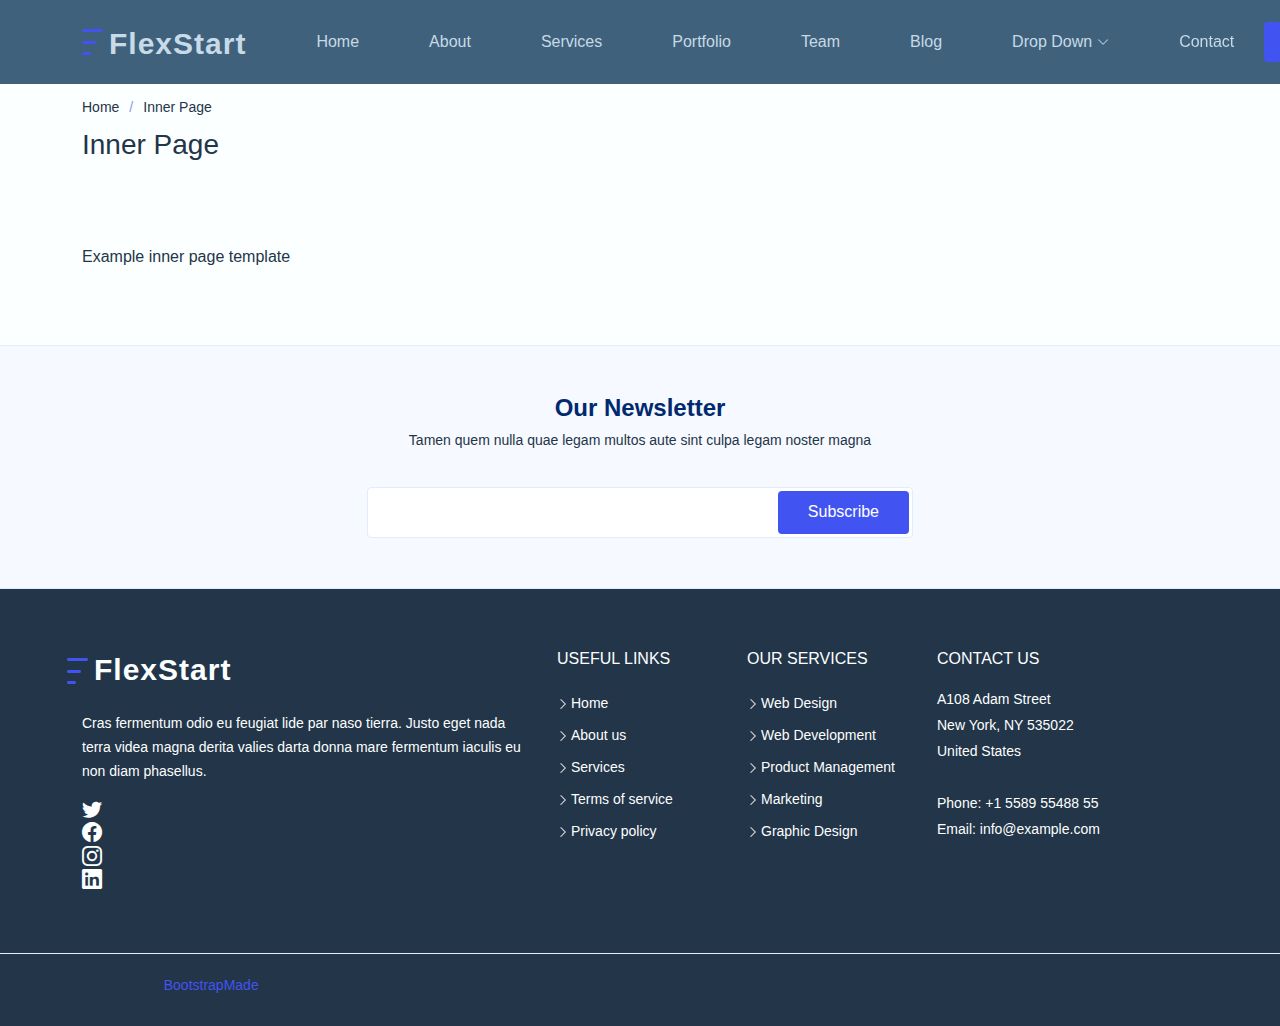
<file: inner-page.html>
<!DOCTYPE html>
<html lang="en">

<head>
  <meta charset="utf-8">
  <meta content="width=device-width, initial-scale=1.0" name="viewport">

  <title>Inner Page - FlexStart Bootstrap Template</title>
  <meta content="" name="description">
  <meta content="" name="keywords">

  <!-- Favicons -->
  <link href="assets/img/favicon.png" rel="icon">
  <link href="assets/img/apple-touch-icon.png" rel="apple-touch-icon">

  <!-- Google Fonts -->
  <link href="https://fonts.googleapis.com/css?family=Open+Sans:300,300i,400,400i,600,600i,700,700i|Nunito:300,300i,400,400i,600,600i,700,700i|Poppins:300,300i,400,400i,500,500i,600,600i,700,700i" rel="stylesheet">

  <!-- Vendor CSS Files -->
  <link href="assets/vendor/aos/aos.css" rel="stylesheet">
  <link href="assets/vendor/bootstrap/css/bootstrap.min.css" rel="stylesheet">
  <link href="assets/vendor/bootstrap-icons/bootstrap-icons.css" rel="stylesheet">
  <link href="assets/vendor/glightbox/css/glightbox.min.css" rel="stylesheet">
  <link href="assets/vendor/remixicon/remixicon.css" rel="stylesheet">
  <link href="assets/vendor/swiper/swiper-bundle.min.css" rel="stylesheet">

  <!-- Template Main CSS File -->
  <link href="assets/css/style.css" rel="stylesheet">

  <!-- =======================================================
  * Template Name: FlexStart - v1.9.0
  * Template URL: https://bootstrapmade.com/flexstart-bootstrap-startup-template/
  * Author: BootstrapMade.com
  * License: https://bootstrapmade.com/license/
  ======================================================== -->
</head>

<body>

  <!-- ======= Header ======= -->
  <header id="header" class="header fixed-top">
    <div class="container-fluid container-xl d-flex align-items-center justify-content-between">

      <a href="index.html" class="logo d-flex align-items-center">
        <img src="assets/img/logo.png" alt="">
        <span>FlexStart</span>
      </a>

      <nav id="navbar" class="navbar">
        <ul>
          <li><a class="nav-link scrollto " href="#hero">Home</a></li>
          <li><a class="nav-link scrollto" href="#about">About</a></li>
          <li><a class="nav-link scrollto" href="#services">Services</a></li>
          <li><a class="nav-link scrollto" href="#portfolio">Portfolio</a></li>
          <li><a class="nav-link scrollto" href="#team">Team</a></li>
          <li><a href="blog.html">Blog</a></li>
          <li class="dropdown"><a href="#"><span>Drop Down</span> <i class="bi bi-chevron-down"></i></a>
            <ul>
              <li><a href="#">Drop Down 1</a></li>
              <li class="dropdown"><a href="#"><span>Deep Drop Down</span> <i class="bi bi-chevron-right"></i></a>
                <ul>
                  <li><a href="#">Deep Drop Down 1</a></li>
                  <li><a href="#">Deep Drop Down 2</a></li>
                  <li><a href="#">Deep Drop Down 3</a></li>
                  <li><a href="#">Deep Drop Down 4</a></li>
                  <li><a href="#">Deep Drop Down 5</a></li>
                </ul>
              </li>
              <li><a href="#">Drop Down 2</a></li>
              <li><a href="#">Drop Down 3</a></li>
              <li><a href="#">Drop Down 4</a></li>
            </ul>
          </li>
          <li><a class="nav-link scrollto" href="#contact">Contact</a></li>
          <li><a class="getstarted scrollto" href="#about">Get Started</a></li>
        </ul>
        <i class="bi bi-list mobile-nav-toggle"></i>
      </nav><!-- .navbar -->

    </div>
  </header><!-- End Header -->

  <main id="main">

    <!-- ======= Breadcrumbs ======= -->
    <section class="breadcrumbs">
      <div class="container">

        <ol>
          <li><a href="index.html">Home</a></li>
          <li>Inner Page</li>
        </ol>
        <h2>Inner Page</h2>

      </div>
    </section><!-- End Breadcrumbs -->

    <section class="inner-page">
      <div class="container">
        <p>
          Example inner page template
        </p>
      </div>
    </section>

  </main><!-- End #main -->

  <!-- ======= Footer ======= -->
  <footer id="footer" class="footer">

    <div class="footer-newsletter">
      <div class="container">
        <div class="row justify-content-center">
          <div class="col-lg-12 text-center">
            <h4>Our Newsletter</h4>
            <p>Tamen quem nulla quae legam multos aute sint culpa legam noster magna</p>
          </div>
          <div class="col-lg-6">
            <form action="" method="post">
              <input type="email" name="email"><input type="submit" value="Subscribe">
            </form>
          </div>
        </div>
      </div>
    </div>

    <div class="footer-top">
      <div class="container">
        <div class="row gy-4">
          <div class="col-lg-5 col-md-12 footer-info">
            <a href="index.html" class="logo d-flex align-items-center">
              <img src="assets/img/logo.png" alt="">
              <span>FlexStart</span>
            </a>
            <p>Cras fermentum odio eu feugiat lide par naso tierra. Justo eget nada terra videa magna derita valies darta donna mare fermentum iaculis eu non diam phasellus.</p>
            <div class="social-links mt-3">
              <a href="#" class="twitter"><i class="bi bi-twitter"></i></a>
              <a href="#" class="facebook"><i class="bi bi-facebook"></i></a>
              <a href="#" class="instagram"><i class="bi bi-instagram"></i></a>
              <a href="#" class="linkedin"><i class="bi bi-linkedin"></i></a>
            </div>
          </div>

          <div class="col-lg-2 col-6 footer-links">
            <h4>Useful Links</h4>
            <ul>
              <li><i class="bi bi-chevron-right"></i> <a href="#">Home</a></li>
              <li><i class="bi bi-chevron-right"></i> <a href="#">About us</a></li>
              <li><i class="bi bi-chevron-right"></i> <a href="#">Services</a></li>
              <li><i class="bi bi-chevron-right"></i> <a href="#">Terms of service</a></li>
              <li><i class="bi bi-chevron-right"></i> <a href="#">Privacy policy</a></li>
            </ul>
          </div>

          <div class="col-lg-2 col-6 footer-links">
            <h4>Our Services</h4>
            <ul>
              <li><i class="bi bi-chevron-right"></i> <a href="#">Web Design</a></li>
              <li><i class="bi bi-chevron-right"></i> <a href="#">Web Development</a></li>
              <li><i class="bi bi-chevron-right"></i> <a href="#">Product Management</a></li>
              <li><i class="bi bi-chevron-right"></i> <a href="#">Marketing</a></li>
              <li><i class="bi bi-chevron-right"></i> <a href="#">Graphic Design</a></li>
            </ul>
          </div>

          <div class="col-lg-3 col-md-12 footer-contact text-center text-md-start">
            <h4>Contact Us</h4>
            <p>
              A108 Adam Street <br>
              New York, NY 535022<br>
              United States <br><br>
              <strong>Phone:</strong> +1 5589 55488 55<br>
              <strong>Email:</strong> info@example.com<br>
            </p>

          </div>

        </div>
      </div>
    </div>

    <div class="container">
      <div class="copyright">
        &copy; Copyright <strong><span>FlexStart</span></strong>. All Rights Reserved
      </div>
      <div class="credits">
        <!-- All the links in the footer should remain intact. -->
        <!-- You can delete the links only if you purchased the pro version. -->
        <!-- Licensing information: https://bootstrapmade.com/license/ -->
        <!-- Purchase the pro version with working PHP/AJAX contact form: https://bootstrapmade.com/flexstart-bootstrap-startup-template/ -->
        Designed by <a href="https://bootstrapmade.com/">BootstrapMade</a>
      </div>
    </div>
  </footer><!-- End Footer -->

  <a href="#" class="back-to-top d-flex align-items-center justify-content-center"><i class="bi bi-arrow-up-short"></i></a>

  <!-- Vendor JS Files -->
  <script src="assets/vendor/purecounter/purecounter.js"></script>
  <script src="assets/vendor/aos/aos.js"></script>
  <script src="assets/vendor/bootstrap/js/bootstrap.bundle.min.js"></script>
  <script src="assets/vendor/glightbox/js/glightbox.min.js"></script>
  <script src="assets/vendor/isotope-layout/isotope.pkgd.min.js"></script>
  <script src="assets/vendor/swiper/swiper-bundle.min.js"></script>
  <script src="assets/vendor/php-email-form/validate.js"></script>

  <!-- Template Main JS File -->
  <script src="assets/js/main.js"></script>

</body>

</html>
</file>
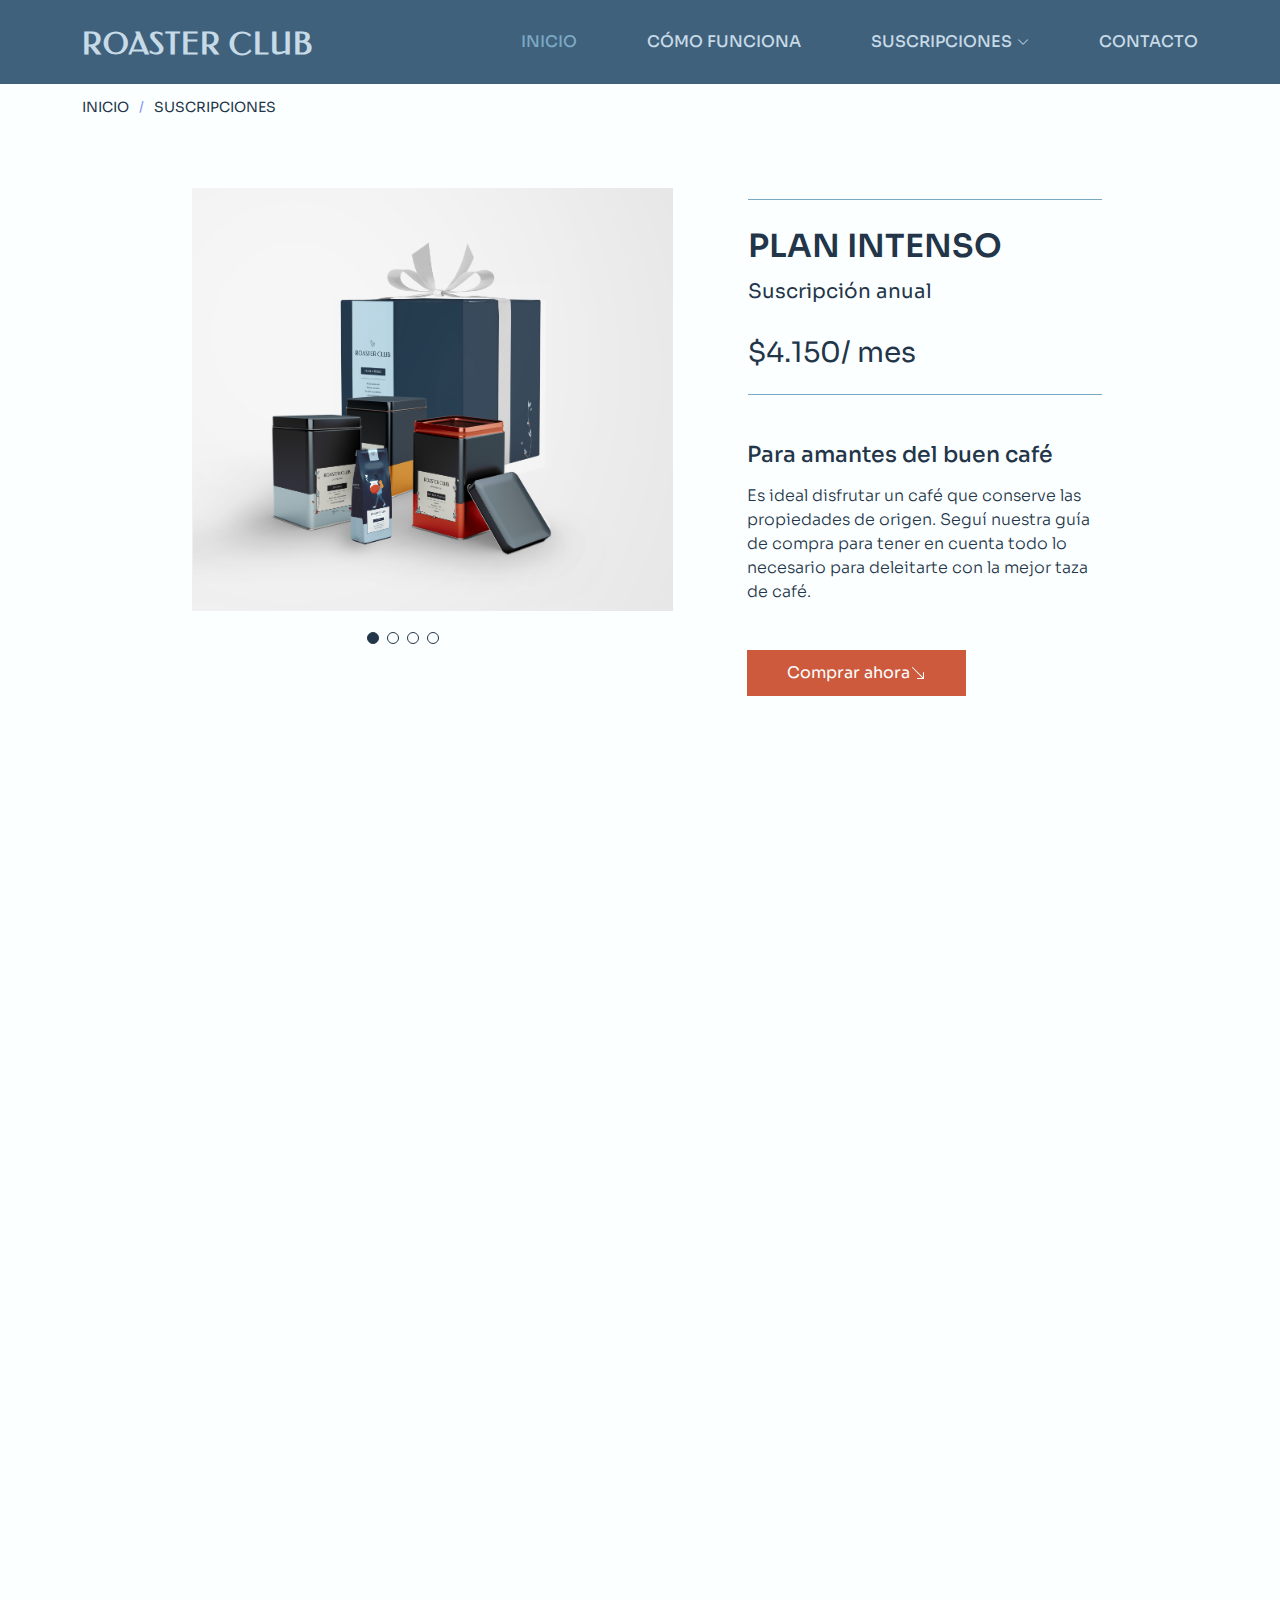
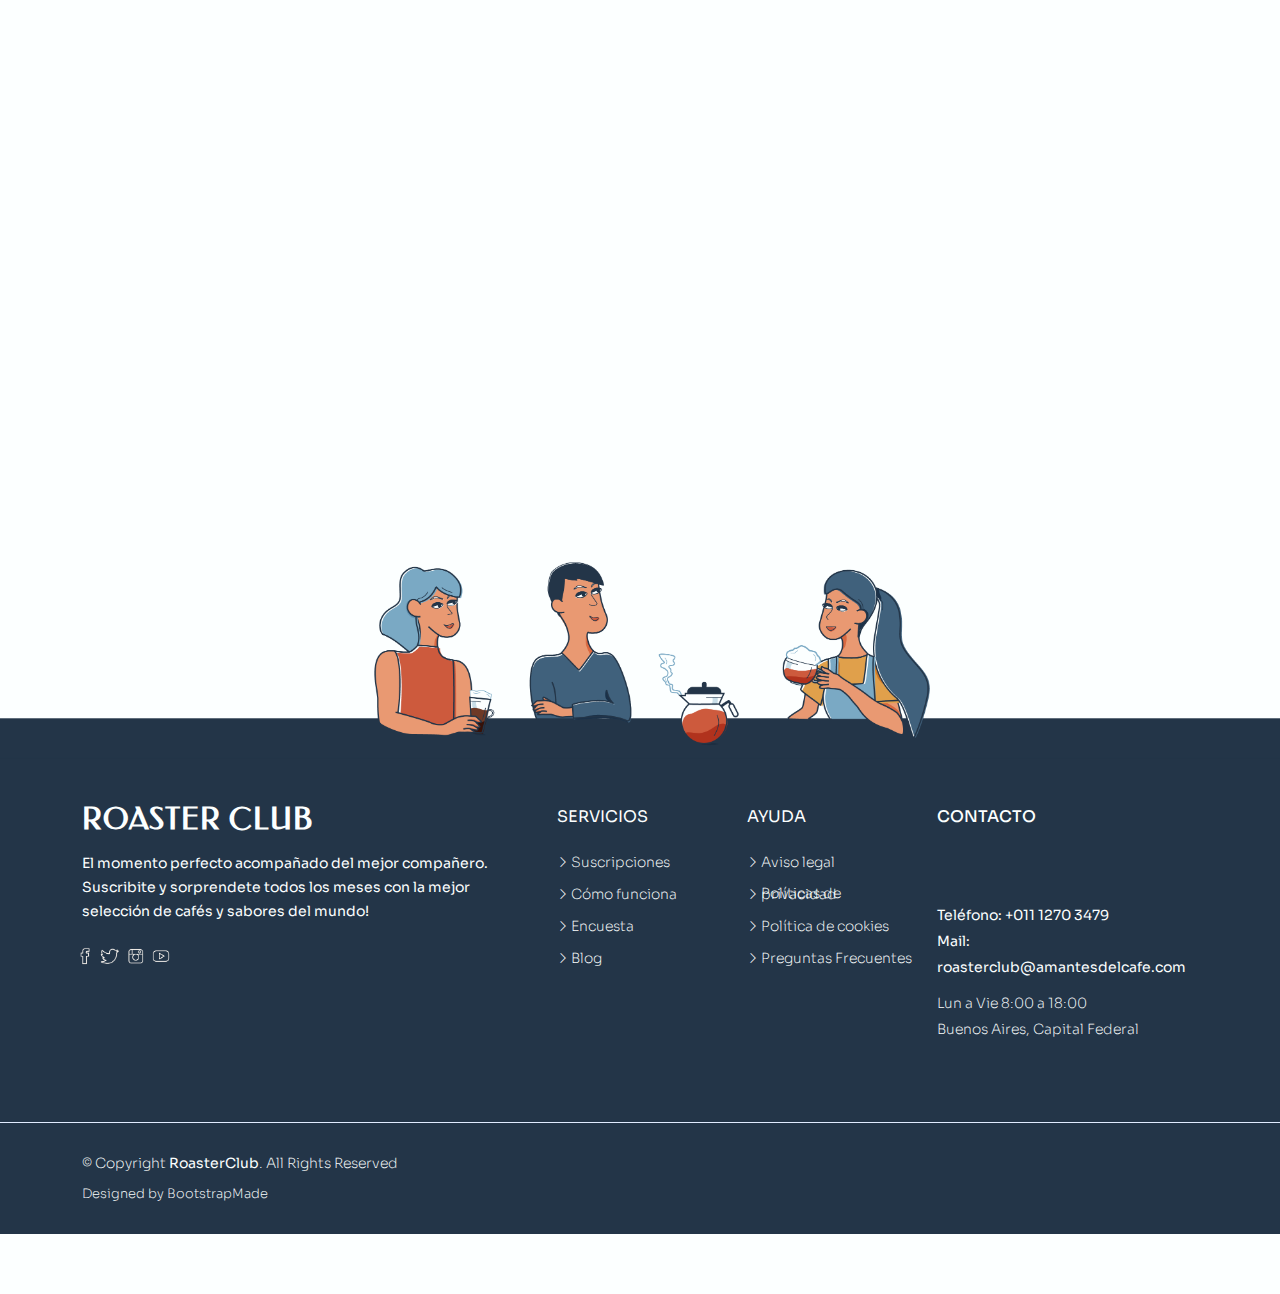
<file: portfolio-details.html>
<!DOCTYPE html>
<html lang="en">

<head>
  <meta charset="utf-8">
  <meta content="width=device-width, initial-scale=1.0" name="viewport">

  <title>Portfolio Details - FlexStart Bootstrap Template</title>
  <meta content="" name="description">
  <meta content="" name="keywords">

  <!-- Favicons -->
  <link href="assets/img/favicon.png" rel="icon">
  <link href="assets/img/apple-touch-icon.png" rel="apple-touch-icon">

  <!-- Google Fonts -->
  <link href="https://fonts.googleapis.com/css2?family=Federo&family=Sora:wght@200;300;400;500;600;700&display=swap" rel="stylesheet">

  <!-- Vendor CSS Files -->
  <link href="assets/vendor/aos/aos.css" rel="stylesheet">
  <link href="assets/vendor/bootstrap/css/bootstrap.min.css" rel="stylesheet">
  <link href="assets/vendor/bootstrap-icons/bootstrap-icons.css" rel="stylesheet">
  <link href="assets/vendor/glightbox/css/glightbox.min.css" rel="stylesheet">
  <link href="assets/vendor/remixicon/remixicon.css" rel="stylesheet">
  <link href="assets/vendor/swiper/swiper-bundle.min.css" rel="stylesheet">

  <!-- Template Main CSS File -->
  <link href="assets/css/style.css" rel="stylesheet">

  <!-- =======================================================
  * Template Name: FlexStart - v1.9.0
  * Template URL: https://bootstrapmade.com/flexstart-bootstrap-startup-template/
  * Author: BootstrapMade.com
  * License: https://bootstrapmade.com/license/
  ======================================================== -->
</head>

<body>


  <!-- ======= Header2 ======= -->
  <header id="header2" class="header2 fixed-top">
    <div class="container-fluid container-xl d-flex align-items-center justify-content-between">

      <a href="index.html" class="logo d-flex align-items-center">

        <span>ROASTER CLUB</span>
      </a>

      <nav id="navbar" class="navbar">
        <ul>
          <li><a class="nav-link scrollto active" href="#hero">INICIO</a></li>
          <li><a class="nav-link scrollto" href="#services">CÓMO FUNCIONA</a></li>
          <li class="dropdown"><a href="#pricing"><span>SUSCRIPCIONES</span> <i class="bi bi-chevron-down"></i></a>
            <ul>
              <li><a href="portfolio-details.html">Compra Única</a></li>
              <li><a href="portfolio-details.html">Compra semestral</a></li>
              <li><a href="portfolio-details.html">Compra anual</a></li>
            </ul>
          </li>
          <li><a class="nav-link scrollto" href="#contact">CONTACTO</a></li>
        </ul>
        <i class="bi bi-list mobile-nav-toggle"></i>
      </nav><!-- .navbar -->

    </div>
  </header><!-- End Header2 -->


  <main id="main">

    <!-- ======= Breadcrumbs ======= -->
    <section class="breadcrumbs">
      <div class="container">

        <ol>
          <li><a href="index.html">INICIO</a></li>
          <li>SUSCRIPCIONES</li>
        </ol>
        <!-- 
        <h2>Plan Intenso</h2>
-->

      </div>
    </section><!-- End Breadcrumbs -->

    <!-- ======= Portfolio Details Section ======= -->
    <section id="portfolio-details" class="portfolio-details">
      <div class="container">

        <div class="row gy-4">

          <div class="col-lg-7">
            <div class="portfolio-details-slider swiper">
              <div class="swiper-wrapper align-items-center">

                <div class="swiper-slide">
                  <img src="assets/img/HDetalle.jpg" alt="">
                </div>

                <div class="swiper-slide">
                  <img src="assets/img/HDetalle2.jpg" alt="">
                </div>

                <div class="swiper-slide">
                  <img src="assets/img/HDetalle3.jpg" alt="">
                </div>

                <div class="swiper-slide">
                  <img src="assets/img/HDetalle4.jpg" alt="">
                </div>


              </div>
              <div class="swiper-pagination"></div>
            </div>
          </div>

          <div class="col-lg-4">
            <div class="portfolio-info">
              <h3>PLAN INTENSO</h3>
              <h4>Suscripción anual</h4>
              <ul>
                <li><strong>$4.150/ mes</strong></li>
                <!--
                <li><strong>Client</strong>: ASU Company</li>
                <li><strong>Project date</strong>: 01 March, 2020</li>
                <li><strong>Project URL</strong>: <a href="#">www.example.com</a></li>
                -->
              </ul>
            </div>
            <div class="portfolio-description">
              <h2>Para amantes del buen café</h2>
              <p>
                Es ideal disfrutar un café que conserve las propiedades de origen. Seguí nuestra guía de compra para tener en cuenta todo lo necesario para deleitarte con la mejor taza de café.
              </p>
              <div class="text-center text-lg-start">
                <a href="portfolio-details.html" class="btn-get-started scrollto d-inline-flex align-items-center justify-content-center align-self-center">
                  <span>Comprar ahora</span>
                  <svg xmlns="http://www.w3.org/2000/svg" width="16" height="16" fill="currentColor" class="bi bi-arrow-down-right" viewBox="0 0 16 16">
                    <path fill-rule="evenodd" d="M14 13.5a.5.5 0 0 1-.5.5h-6a.5.5 0 0 1 0-1h4.793L2.146 2.854a.5.5 0 1 1 .708-.708L13 12.293V7.5a.5.5 0 0 1 1 0v6z"/>
                  </svg>
                </a>
              </div>
            </div>
          </div>

        </div>

      </div>
    </section><!-- End Portfolio Details Section -->

  </main><!-- End #main -->

<!-- ======= Counts Section ======= -->

    <section id="counts" class="counts">
      <div class="container" data-aos="fade-up">

        <div class="row gy-4">

          <div class="col-lg-3 col-md-6">
            <div class="count-box">
              <img src="assets/img/Tarjetas.png" class="img-fluid" alt="" width="30%">
              <div>

                <p>Tarjetas</p>
              </div>
            </div>
          </div>

          <div class="col-lg-3 col-md-6">
            <div class="count-box">
              <img src="assets/img/Transferencia.png" class="img-fluid" alt="" width="30%">
              <div>

                <p>Transferencia</p>
              </div>
            </div>
          </div>

          <div class="col-lg-3 col-md-6">
            <div class="count-box">
              <img src="assets/img/Efectivo.png" class="img-fluid" alt="" width="20%">
              <div>

                <p>Efectivo</p>
              </div>
            </div>
          </div>

          <div class="col-lg-3 col-md-6">
            <div class="count-box">
              <img src="assets/img/MP.png" class="img-fluid" alt="" width="30%">
              <div>

                <p>Mercado Pago</p>
              </div>
            </div>
          </div>

        </div>

      </div>
    </section> <!-- End Counts Section -->

 <!-- ======= Features Section ======= -->
 <section id="features" class="features">

  <div class="container" data-aos="fade-up">
<!--
    <header class="section-header">
      <h2>Preparalo cómo prefieras</h2>
      <h4>Nuestros productos son aptos para todas estas cafeteras</h4>
    </header>


    <div class="row">

      <div class="col-lg-6">
        <img src="assets/img/features.png" class="img-fluid" alt="">
      </div>

      <div class="col-lg-6 mt-5 mt-lg-0 d-flex">
        <div class="row align-self-center gy-4">

          <div class="col-md-6" data-aos="zoom-out" data-aos-delay="200">
            <div class="feature-box d-flex align-items-center">
              <img src="assets/img/C1.png" class="img-fluid p-4" alt="" width="60%" height="60%">
              <h3>Espresso</h3>
            </div>
          </div>

          <div class="col-md-6" data-aos="zoom-out" data-aos-delay="300">
            <div class="feature-box d-flex align-items-center">
              <img src="assets/img/C2.png" class="img-fluid p-4" alt="" width="60%" height="60%">
              <h3>Cold Brew</h3>
            </div>
          </div>

          <div class="col-md-6" data-aos="zoom-out" data-aos-delay="400">
            <div class="feature-box d-flex align-items-center">
              <img src="assets/img/C3.png" class="img-fluid p-4" alt="" width="60%" height="60%">
              <h3>De sifón</h3>
            </div>
          </div>

          <div class="col-md-6" data-aos="zoom-out" data-aos-delay="500">
            <div class="feature-box d-flex align-items-center">
              <img src="assets/img/C4.png" class="img-fluid p-4" alt="" width="60%" height="60%">
              <h3>Francesa</h3>
            </div>
          </div>

          <div class="col-md-6" data-aos="zoom-out" data-aos-delay="600">
            <div class="feature-box d-flex align-items-center">
              <img src="assets/img/C5.png" class="img-fluid p-4" alt="" width="60%" height="60%">
              <h3>De goteo</h3>
            </div>
          </div>

          <div class="col-md-6" data-aos="zoom-out" data-aos-delay="700">
            <div class="feature-box d-flex align-items-center">
              <img src="assets/img/C6.png" class="img-fluid p-4" alt="" width="60%" height="60%">
              <h3>Moka</h3>
            </div>
          </div>

        </div>
      </div>

    </div> <!-- / row -->

<!-- ======= Features Section ======= -->
     <!-- Feature Icons -->
 
     <div class="row feature-icons" data-aos="fade-up">
      <header class="section-header">
        <h2>¿Qué incluye la caja?</h2>
      </header>

      <div class="row">


        <div class="col-xl-12 d-flex content justify-content-center">
          <div class="row align-self-center gy-4">


            
            <div class="col-md-4 icon-box d-flex flex-wrap" data-aos="fade-up">
               <h4><img src="assets/img/Icon-Caja1.png" class="img-fluid iconos" alt="" width="30%"> 4 bolsas de café</h4>
              <div>
                <p> de 250gr cada una, de variedad, intensidad y origen diferentes</p>
              </div>
            </div>

            <div class="col-md-4 icon-box d-flex flex-wrap" data-aos="fade-up" data-aos-delay="100">
              <h4><img src="assets/img/Icon-Caja2.png" class="img-fluid iconos" alt="" width="30%" height="30%"> 4 tarjetas de cata</h4>
              <div>
                <p>con toda la información necesaria sobre el café que elegimos </p>
              </div>
            </div>

            <div class="col-md-4 icon-box d-flex flex-wrap" data-aos="fade-up" data-aos-delay="200">
              <h4><img src="assets/img/Icon-Caja3.png" class="img-fluid iconos" alt="" width="30%" height="30%"> Cursos de barista</h4>
              <div>
                <p>Capacitaciones personalizadas de diferentes niveles</p>
              </div>
            </div>

            <div class="col-md-4 icon-box d-flex flex-wrap" data-aos="fade-up" data-aos-delay="300">
              <h4><img src="assets/img/Icon-Caja4.png" class="img-fluid iconos" alt="" width="30%" height="30%"> Libros</h4>
              <div>
                <p>para seguir aprendiendo todo sobre la cultura del café</p>
              </div>
            </div>

            <div class="col-md-4 icon-box d-flex flex-wrap" data-aos="fade-up" data-aos-delay="400">
              <h4><img src="assets/img/Icon-Caja5.png" class="img-fluid iconos" alt="" width="30%" height="30%"> Acceso a contenido</h4>
              <div>
                <p>digital, charlas virtuales, blogs, recetes y videos exclusivos </p>
              </div>
            </div>

            <div class="col-md-4 icon-box d-flex flex-wrap" data-aos="fade-up" data-aos-delay="500">
              <h4><img src="assets/img/Icon-Caja6.png" class="img-fluid iconos" alt="" width="30%" height="30%"> Descuentos</h4>
              <div>
                <p>en productos de cafetería usando nuestros cupones especiales</p>
              </div>
            </div>

          </div>
        </div>

      </div>

    </div>    <!--End Feature Icons -->

  </div>


  
 <!-- ======= Features Section ======= -->
 <section id="features" class="features">

  <div class="container" data-aos="fade-up">

    <header class="section-header">
      <h2>Preparalo cómo prefieras</h2>
      <h4>Nuestros productos son aptos para todas estas cafeteras</h4>
    </header>


    <div class="row">

      <div class="col-lg-6">
        <img src="assets/img/features.png" class="img-fluid" alt="">
      </div>

      <div class="col-lg-6 mt-5 mt-lg-0 d-flex">
        <div class="row align-self-center gy-4">

          <div class="col-md-6" data-aos="zoom-out" data-aos-delay="200">
            <div class="feature-box d-flex align-items-center">
              <img src="assets/img/C1.png" class="img-fluid p-4" alt="" width="60%" height="60%">
              <h3>Espresso</h3>
            </div>
          </div>

          <div class="col-md-6" data-aos="zoom-out" data-aos-delay="300">
            <div class="feature-box d-flex align-items-center">
              <img src="assets/img/C2.png" class="img-fluid p-4" alt="" width="60%" height="60%">
              <h3>Cold Brew</h3>
            </div>
          </div>

          <div class="col-md-6" data-aos="zoom-out" data-aos-delay="400">
            <div class="feature-box d-flex align-items-center">
              <img src="assets/img/C3.png" class="img-fluid p-4" alt="" width="60%" height="60%">
              <h3>De sifón</h3>
            </div>
          </div>

          <div class="col-md-6" data-aos="zoom-out" data-aos-delay="500">
            <div class="feature-box d-flex align-items-center">
              <img src="assets/img/C4.png" class="img-fluid p-4" alt="" width="60%" height="60%">
              <h3>Francesa</h3>
            </div>
          </div>

          <div class="col-md-6" data-aos="zoom-out" data-aos-delay="600">
            <div class="feature-box d-flex align-items-center">
              <img src="assets/img/C5.png" class="img-fluid p-4" alt="" width="60%" height="60%">
              <h3>De goteo</h3>
            </div>
          </div>

          <div class="col-md-6" data-aos="zoom-out" data-aos-delay="700">
            <div class="feature-box d-flex align-items-center">
              <img src="assets/img/C6.png" class="img-fluid p-4" alt="" width="60%" height="60%">
              <h3>Moka</h3>
            </div>
          </div>

        </div>
      </div>

    </div> <!-- / row -->
  

</section><!-- End Features Section -->

<!-- ======= Counts2 Section ======= -->

<section id="counts2" class="counts2">
  <div class="container" data-aos="fade-up">

    <div class="row gy-4">

      <div class="col-lg-3 col-md-6">
        <div class="count2-box justify-content-center d-flex flex-wrap">
          <img src="assets/img/Icono-Ben.png" class="img-fluid" alt="" width="60%">
          <div>

            <p>Envío gratis</p>
          </div>
        </div>
      </div>

      <div class="col-lg-3 col-md-6">
        <div class="count2-box justify-content-center d-flex flex-wrap">
          <img src="assets/img/Icono-Ben2.png" class="img-fluid" alt="" width="60%">
          <div>

            <p>Seguí tu entrega</p>
          </div>
        </div>
      </div>

      <div class="col-lg-3 col-md-6">
        <div class="count2-box justify-content-center d-flex flex-wrap">
          <img src="assets/img/Icono-Ben3.png" class="img-fluid" alt="" width="60%">
          <div>

            <p>Podés cancelar</p>
          </div>
        </div>
      </div>

      <div class="col-lg-3 col-md-6">
        <div class="count2-box justify-content-center d-flex flex-wrap">
          <img src="assets/img/Icono-Ben4.png" class="img-fluid" alt="" width="60%">
          <div>

            <p>Compra segura</p>
          </div>
        </div>
      </div>

    </div>

  </div>
</section> <!-- End Counts2 Section -->


 <!-- ======= Pricing2 Section ======= -->
 <section id="pricing2" class="pricing2">

  <div class="container" data-aos="fade-up">

    <header class="section-header">
      <h2>Cada caja es especial</h2>
      <h4>Podés elegir entre las demás sucripciones, cada una 
        con beneficios únicos</h4>
    </header>

    <div class="row gy-4 justify-content-center" data-aos="fade-left">

      <div class="col-lg-4 col-md-6 boxcaja" data-aos="zoom-in" data-aos-delay="100">
        <div class="box">
          <img src="assets/img/pricing-free.png" class="img-fluid" alt="">
          <h3 style="color:#FCFFFF;">PLAN LIVIANO</h3>
          <ul>
            <p>Suscripción por 1 mes</p>
   
          </ul>
          <div class="price">$5.450<span> / caja</span></div>
        </ul>
      
          <a href="portfolio-details.html" class="btn-buy">Compra única
            <svg xmlns="http://www.w3.org/2000/svg" width="16" height="16" fill="currentColor" class="bi bi-arrow-down-right" viewBox="0 0 16 16">
              <path fill-rule="evenodd" d="M14 13.5a.5.5 0 0 1-.5.5h-6a.5.5 0 0 1 0-1h4.793L2.146 2.854a.5.5 0 1 1 .708-.708L13 12.293V7.5a.5.5 0 0 1 1 0v6z"/>
            </svg>
          </a>
        </div>
      </div>

      <div class="col-lg-4 col-md-6" data-aos="zoom-in" data-aos-delay="200">
        <div class="box">

          <img src="assets/img/pricing-starter.png" class="img-fluid" alt="">
          <h3 style="color: #FCFFFF;">PLAN MEDIANO</h3>
          <ul>
            <p>Suscripción por 6 meses</p>
           
          </ul>
          <div class="price">$4.350<span> / caja</span></div>
        </ul>
          <a href="portfolio-details.html" class="btn-buy">Compra semestral
            <svg xmlns="http://www.w3.org/2000/svg" width="16" height="16" fill="currentColor" class="bi bi-arrow-down-right" viewBox="0 0 16 16">
              <path fill-rule="evenodd" d="M14 13.5a.5.5 0 0 1-.5.5h-6a.5.5 0 0 1 0-1h4.793L2.146 2.854a.5.5 0 1 1 .708-.708L13 12.293V7.5a.5.5 0 0 1 1 0v6z"/>
            </svg>
          </a>
        </div>
      </div>
<!--
      <div class="col-lg-4 col-md-6" data-aos="zoom-in" data-aos-delay="300">
        <div class="box">
          <img src="assets/img/pricing-business.png" class="img-fluid" alt="">
          <h3 style="color: #233548;">PLAN INTENSO</h3>
          <ul>
            <p>Suscripción por 1 año</p>
            
            <li>4 bolsas de café de 250gr</li>
            <li>Acceso a contenido virtual</li>
            <li>Curso de barista</li>
            
          </ul>
          <div class="price">$3.150<span> / caja</span></div>
        </ul>
          <a href="portfolio-details.html" class="btn-buy">Compra anual</a>
        </div>
      </div>

      <div class="col-lg-3 col-md-6" data-aos="zoom-in" data-aos-delay="400">
        <div class="box">
          <h3 style="color: #ff0071;">Ultimate Plan</h3>
          <div class="price"><sup>$</sup>49<span> / mo</span></div>
          <img src="assets/img/pricing-ultimate.png" class="img-fluid" alt="">
          <ul>
            <li>Aida dere</li>
            <li>Nec feugiat nisl</li>
            <li>Nulla at volutpat dola</li>
            <li>Pharetra massa</li>
            <li>Massa ultricies mi</li>
          </ul>
          <a href="#" class="btn-buy">Buy Now</a>
        </div>
      </div>
-->
    </div>

  </div>

</section> <!-- End Pricing Section -->    

  <!-- ======= Values Section ======= -->
 <!--
   <section id="values" class="values">

    <div class="container" data-aos="fade-up">

      <header class="section-header">

        <p>¡Es así de fácil sumarse!</p>
      </header>

      <div class="row">

        <div class="col-lg-4" data-aos="fade-up" data-aos-delay="200">
          <div class="box">
            <img src="assets/img/values-1.png" class="img-fluid" alt="">
            <h3>Seleccioná tu plan</h3>
            <p>Elegí el plan que más te guste, todas las cajas traen las mismas bolsas de café.</p>
          </div>
        </div>

        <div class="col-lg-4 mt-4 mt-lg-0" data-aos="fade-up" data-aos-delay="400">
          <div class="box">
            <img src="assets/img/values-2.png" class="img-fluid" alt="">
            <h3>Recibí tu caja</h3>
            <p>Una vez tostado y preparado, enviamos tu pedido directamente a la puerta de tu casa.</p>
          </div>
        </div>

        <div class="col-lg-4 mt-4 mt-lg-0" data-aos="fade-up" data-aos-delay="600">
          <div class="box">
            <img src="assets/img/values-3.png" class="img-fluid" alt="">
            <h3>Preparalo y disfrutá</h3>
            <p>Ya sos parte de Roaster Club. Disfrutá todos los días de un café especial y único.</p>
          </div>
        </div>

      </div>

    </div>

  </section>End Values Section -->


<!-- ======= Recent Blog Posts Section ======= -->
    <section id="recent-blog-posts" class="recent-blog-posts">

      <div class="container" data-aos="fade-up">

        <header class="section-header">
          <h2>Blog Roaster Love</h2>
          <h4>Orientado a las noticias, curiosidades y novedades del mundo del café</h4>
        </header>

        <div class="row justify-content-center">

          <div class="col-lg-5">
            <div class="post-box">
              <div class="post-img"><img src="assets/img/Blog1.jpg" class="img-fluid" alt=""></div>
              <h3 class="post-title">Los 6 criterios del café de especialidad</h3>
              <span class="post-date">18 de junio 2022</span>
              <p>La atención prestada a la producción y la calidad puede desperdiciarse en un segundo, si al final uno no sabe cómo preparalo.</p>
              <a href="blog-single.html" class="readmore stretched-link mt-auto">  <svg xmlns="http://www.w3.org/2000/svg" width="16" height="16" fill="currentColor" class="bi bi-arrow-down-right" viewBox="0 0 16 16">
                <path fill-rule="evenodd" d="M14 13.5a.5.5 0 0 1-.5.5h-6a.5.5 0 0 1 0-1h4.793L2.146 2.854a.5.5 0 1 1 .708-.708L13 12.293V7.5a.5.5 0 0 1 1 0v6z"/>
              </svg>
              </a>
            </div>
          </div>

          <div class="col-lg-3">
            <div class="post2-box">
              <div class="post2-img"><img src="assets/img/Blog2.jpg" class="img-fluid" alt=""></div>
              <h3 class="post2-title">Guía a los mejores cafés de Buenos Aires</h3>
              <span class="post2-date">04 de junio 2022</span>
              <p>Buscamos las mejores cafeterías de la ciudad. Te contamos dónde encontrar los mejores espressos, capucchinos y ristrettos...</p>
              <a href="blog-single.html" class="readmore stretched-link mt-auto"><span>Leer más</span>
                <svg xmlns="http://www.w3.org/2000/svg" width="16" height="16" fill="currentColor" class="bi bi-arrow-down-right" viewBox="0 0 16 16">
                  <path fill-rule="evenodd" d="M14 13.5a.5.5 0 0 1-.5.5h-6a.5.5 0 0 1 0-1h4.793L2.146 2.854a.5.5 0 1 1 .708-.708L13 12.293V7.5a.5.5 0 0 1 1 0v6z"/>
                </svg>
              </a>
            </div>
          </div>

          <div class="col-lg-3">
            <div class="post2-box">
              <div class="post2-img"><img src="assets/img/Blog3.jpg" class="img-fluid" alt=""></div>
              <h3 class="post2-title">¿Cómo es la producción del café?</h3>
              <span class="post2-date">31 de mayo 2022</span>
              <p>Los cafés de especialidad son distinguidos por la ausencia de defectos en los granos y se destacan por su aroma y sabor....</p>
              <a href="blog-single.html" class="readmore stretched-link mt-auto"><span>Leer más</span>
                <svg xmlns="http://www.w3.org/2000/svg" width="16" height="16" fill="currentColor" class="bi bi-arrow-down-right" viewBox="0 0 16 16">
                  <path fill-rule="evenodd" d="M14 13.5a.5.5 0 0 1-.5.5h-6a.5.5 0 0 1 0-1h4.793L2.146 2.854a.5.5 0 1 1 .708-.708L13 12.293V7.5a.5.5 0 0 1 1 0v6z"/>
                </svg>
              </a>
            </div>
          </div>

        </div>

      </div>

    </section><!-- End Recent Blog Posts Section -->

<!-- ======= Footer ======= -->
<footer id="footer" class="footer">
  <img src="assets/img/IlusLast.png" class="img-fluid" alt=""></div>
<!--
  <div class="footer-newsletter">
    <div class="container">
      <div class="row justify-content-center">
        <div class="col-lg-12 text-center">
          <h4>Sumate a nuestro Newsletter</h4>
          <p>Dejános tu mail y recibí todas las nuestras novedades</p>
        </div>
        <div class="col-lg-6">
          <form action="" method="post">
            <input type="email" name="email"><input type="submit" value="Sumarse">
          </form>
        </div>
      </div>
    </div>
  </div>
-->
  <div class="footer-top">
    <div class="container">
      <div class="row gy-4">
        <div class="col-lg-5 col-md-12 footer-info">
          <a href="index.html" class="logo d-flex align-items-center">

            <span>ROASTER CLUB</span>
          </a>
          <p>El momento perfecto acompañado del mejor compañero. Suscribite y sorprendete todos los meses con la mejor selección de cafés y sabores del mundo!</p>
          <div class="img-fluid">
          <img src="assets/img/Redes.png" alt="" width="25%"></div>
   
          <!--
          <div class="social-links mt-3">
            <a href="#" class="twitter"><i class="bi bi-twitter"></i></a>
            <a href="#" class="facebook"><i class="bi bi-facebook"></i></a>
            <a href="#" class="instagram"><i class="bi bi-instagram"></i></a>
            <a href="#" class="linkedin"><i class="bi bi-linkedin"></i></a>
          </div>
        -->
        </div>

        <div class="col-lg-2 col-6 footer-links">
          <h4>Servicios</h4>
          <ul>
            <li><i class="bi bi-chevron-right"></i> <a href="#">Suscripciones</a></li>
            <li><i class="bi bi-chevron-right"></i> <a href="#">Cómo funciona</a></li>
            <li><i class="bi bi-chevron-right"></i> <a href="#">Encuesta</a></li>
            <li><i class="bi bi-chevron-right"></i> <a href="#">Blog</a></li>
          </ul>
        </div>

        <div class="col-lg-2 col-6 footer-links">
          <h4>Ayuda</h4>
          <ul>
            <li><i class="bi bi-chevron-right"></i> <a href="#">Aviso legal</a></li>
            <li><i class="bi bi-chevron-right"></i> <a href="#">Políticas de privacidad</a></li>
            <li><i class="bi bi-chevron-right"></i> <a href="#">Política de cookies </a></li>
            <li><i class="bi bi-chevron-right"></i> <a href="#">Preguntas Frecuentes</a></li>

          </ul>
        </div>

        <div class="col-lg-3 col-md-12 footer-contact text-center text-md-start">
          <h4>Contacto</h4>
          <br>
          <strong>Teléfono: +011 1270 3479</strong> <br>
          <strong>Mail: roasterclub@amantesdelcafe.com<br>
          <p>
            Lun a Vie 8:00 a 18:00<br>
            Buenos Aires, Capital Federal<br>

          </p>

        </div>

      </div>
    </div>
  </div>


  <div class="footer-bottom">
  <div class="container">
    <div class="copyright">
      &copy; Copyright <strong><span>RoasterClub</span></strong>. All Rights Reserved
    </div>
    <div class="credits">
      <!-- All the links in the footer should remain intact. -->
      <!-- You can delete the links only if you purchased the pro version. -->
      <!-- Licensing information: https://bootstrapmade.com/license/ -->
      <!-- Purchase the pro version with working PHP/AJAX contact form: https://bootstrapmade.com/flexstart-bootstrap-startup-template/ -->
      Designed by <a style="color: #FCFFFF"; href="https://bootstrapmade.com/">BootstrapMade</a>
    </div>
    <!-- 
    <div class="social-links mt-3">
      <a href="#" class="twitter"><i class="bi bi-twitter"></i></a>
      <a href="#" class="facebook"><i class="bi bi-facebook"></i></a>
      <a href="#" class="instagram"><i class="bi bi-instagram"></i></a>
      <a href="#" class="linkedin"><i class="bi bi-linkedin"></i></a>
    </div>
  </div>
  </div>
</footer>End Footer -->




  <a href="#" class="back-to-top d-flex align-items-center justify-content-center"><i class="bi bi-arrow-up-short"></i></a>

  <!-- Vendor JS Files -->
  <script src="assets/vendor/purecounter/purecounter.js"></script>
  <script src="assets/vendor/aos/aos.js"></script>
  <script src="assets/vendor/bootstrap/js/bootstrap.bundle.min.js"></script>
  <script src="assets/vendor/glightbox/js/glightbox.min.js"></script>
  <script src="assets/vendor/isotope-layout/isotope.pkgd.min.js"></script>
  <script src="assets/vendor/swiper/swiper-bundle.min.js"></script>
  <script src="assets/vendor/php-email-form/validate.js"></script>

  <!-- Template Main JS File -->
  <script src="assets/js/main.js"></script>

</body>

</html>
</file>
<file: assets/css/style.css>
/**
* Template Name: FlexStart - v1.9.0
* Template URL: https://bootstrapmade.com/flexstart-bootstrap-startup-template/
* Author: BootstrapMade.com
* License: https://bootstrapmade.com/license/
*/

/*--------------------------------------------------------------
# General
--------------------------------------------------------------*/
:root {
  scroll-behavior: smooth;
}

body {
  font-family: "Sora", sans-serif;
  color: #233548;
}

a {
  color: #4154f1;
  text-decoration: none;
}

a:hover {
  color: #CD5A3D;
  text-decoration: none;
}

h1, h2, h3, h4, h5, h6 {
  font-family: "Sora", sans-serif;
}

/*--------------------------------------------------------------
# Sections
--------------------------------------------------------------*/
section {
  padding: 60px 0;
  overflow: hidden;
  background: #FCFFFF;
}

.section-header {
  text-align: center;
  padding-bottom: 40px;
}
.section-header h2 {
  font-size: 36px;
  letter-spacing: 1px;
  font-weight: 600;
  margin: 0;
  color: #233548;
}
.section-header p {
  margin: 10px 0 0 0;
  padding: 0;
  font-size: 28px;
  line-height: 42px;
  font-weight: 700;
  color: #233548;
}
@media (max-width: 768px) {
  .section-header h2 {
    font-size: 24px;
    line-height: 40px;
    margin-top: 9%;
  }
  .section-header p {
    font-size: 18px;
    line-height: 32px;
  }
}

/*--------------------------------------------------------------
# Breadcrumbs
--------------------------------------------------------------*/
.breadcrumbs {
  padding: 15px 0;
  background: #FCFFFF;
  min-height: 40px;
  margin-top: 82px;
  color: #233548;
}
@media (max-width: 992px) {
  .breadcrumbs {
    margin-top: 57px;
  }
}
.breadcrumbs h2 {
  font-size: 28px;
  font-weight: 500;
}
.breadcrumbs ol {
  display: flex;
  flex-wrap: wrap;
  list-style: none;
  padding: 0 0 10px 0;
  margin: 0;
  font-size: 14px;
}
.breadcrumbs ol a {
  color: #233548;
  transition: 0.3s;
}
.breadcrumbs ol a:hover {
  text-decoration: underline;
}
.breadcrumbs ol li + li {
  padding-left: 10px;
}
.breadcrumbs ol li + li::before {
  display: inline-block;
  padding-right: 10px;
  color: #8894f6;
  content: "/";
}

/*--------------------------------------------------------------
# Back to top button
--------------------------------------------------------------*/
.back-to-top {
  position: fixed;
  visibility: hidden;
  opacity: 0;
  right: 15px;
  bottom: 15px;
  z-index: 99999;
  background: #CD5A3D;
  width: 40px;
  height: 40px;
  border-radius: 4px;
  transition: all 0.4s;
}
.back-to-top i {
  font-size: 24px;
  color: #fff;
  line-height: 0;
}
.back-to-top:hover {
  background: #C6DAE7;
  color: #fff;
}
.back-to-top.active {
  visibility: visible;
  opacity: 1;
}

/*--------------------------------------------------------------
# Disable aos animation delay on mobile devices
--------------------------------------------------------------*/
@media screen and (max-width: 768px) {
  [data-aos-delay] {
    transition-delay: 0 !important;
  }
}
/*--------------------------------------------------------------
# Header
--------------------------------------------------------------*/
.header {
  transition: all 0.5s;
  z-index: 997;
  padding: 20px 0;
  background-color: #40617c;
}
.header .header-scrolled {
  background: #C6DAE7;
  padding: 15px 0;
  box-shadow: 0px 2px 20px rgba(1, 41, 112, 0.1);
}
.header .logo {
  line-height: 0;
}
.header .logo img {
  max-height: 40px;
  margin-right: 6px;
}
.header .logo span {
  font-size: 30px;
  font-weight: 700;
  letter-spacing: 1px;
  color: #c6dae7;
  font-family: "Federo", sans-serif;
  margin-top: 3px;
}

/*--------------------------------------------------------------
# Header2
--------------------------------------------------------------*/
.header2 {
  transition: all 0.5s;
  z-index: 997;
  padding: 20px 0;
  background-color: #40617C;
}
.header2 .header-scrolled {
  background: #C6DAE7;
  padding: 15px 0;
  box-shadow: 0px 2px 20px rgba(1, 41, 112, 0.1);
}
.header2 .logo {
  line-height: 0;
}
.header2 .logo img {
  max-height: 40px;
  margin-right: 6px;
}
.header2 .logo span {
  font-size: 30px;
  font-weight: 700;
  letter-spacing: 1px;
  color: #c6dae7;
  font-family: "Federo", sans-serif;
  margin-top: 3px;
}

/*--------------------------------------------------------------
# Navigation Menu
--------------------------------------------------------------*/
/**
* Desktop Navigation 
*/
.navbar {
  padding: 0;
}
.navbar ul {
  margin: 0;
  padding: 0;
  display: flex;
  list-style: none;
  align-items: center;
}
.navbar li {
  position: relative;
}
.navbar a, .navbar a:focus {
  display: flex;
  align-items: center;
  justify-content: space-between;
  padding: 10px 0 10px 70px;
  font-family: "Sora", sans-serif;
  font-size: 16px;
  font-weight: 500;
  color: #c6dae7;
  white-space: nowrap;
  transition: 0.3s;
}
.navbar a i, .navbar a:focus i {
  font-size: 12px;
  line-height: 0;
  margin-left: 5px;
}
.navbar a:hover, .navbar .active, .navbar .active:focus, .navbar li:hover > a {
  color: #7aa9c4;
}
.navbar .getstarted, .navbar .getstarted:focus {
  background: #4154f1;
  padding: 8px 20px;
  margin-left: 30px;
  border-radius: 4px;
  color: #fff;
}
.navbar .getstarted:hover, .navbar .getstarted:focus:hover {
  color: #fff;
  background: #5969f3;
}
.navbar .dropdown ul {
  display: block;
  color: #C6DAE7;
  position: absolute;
  left: 14px;
  top: calc(100% + 30px);
  margin: 0;
  padding: 10px 0;
  z-index: 99;
  opacity: 0;
  visibility: hidden;
  background-color: #7AA9C4;
  box-shadow: 0px 0px 30px rgba(127, 137, 161, 0.25);
  transition: 0.3s;
  border-radius: 4px;
}
.navbar .dropdown ul li {
  min-width: 200px;
}
.navbar .dropdown ul a {
  padding: 10px 20px;
  font-size: 15px;
  text-transform: none;
  font-weight: 600;
}
.navbar .dropdown ul a i {
  font-size: 12px;
}
.navbar .dropdown ul a:hover, .navbar .dropdown ul .active:hover, .navbar .dropdown ul li:hover > a {
  color: #FCFFFF;
}
.navbar .dropdown:hover > ul {
  opacity: 1;
  top: 100%;
  visibility: visible;
}
.navbar .dropdown .dropdown ul {
  top: 0;
  left: calc(100% - 30px);
  visibility: hidden;
}
.navbar .dropdown .dropdown:hover > ul {
  opacity: 1;
  top: 0;
  left: 100%;
  visibility: visible;
}
@media (max-width: 1366px) {
  .navbar .dropdown .dropdown ul {
    left: -90%;
  }
  .navbar .dropdown .dropdown:hover > ul {
    left: -100%;
  }
}



/**
* Mobile Navigation 
*/
.mobile-nav-toggle {
  color: #012970;
  font-size: 28px;
  cursor: pointer;
  display: none;
  line-height: 0;
  transition: 0.5s;
}
.mobile-nav-toggle.bi-x {
  color: #fff;
}

@media (max-width: 991px) {
  .mobile-nav-toggle {
    display: block;
  }

  .navbar ul {
    display: none;
  }
}
.navbar-mobile {
  position: fixed;
  overflow: hidden;
  top: 0;
  right: 0;
  left: 0;
  bottom: 0;
  background: rgba(1, 22, 61, 0.9);
  transition: 0.3s;
}
.navbar-mobile .mobile-nav-toggle {
  position: absolute;
  top: 15px;
  right: 15px;
}
.navbar-mobile ul {
  display: block;
  position: absolute;
  top: 55px;
  right: 15px;
  bottom: 15px;
  left: 15px;
  padding: 10px 0;
  border-radius: 10px;
  background-color: #fff;
  overflow-y: auto;
  transition: 0.3s;
}
.navbar-mobile a, .navbar-mobile a:focus {
  padding: 10px 20px;
  font-size: 15px;
  color: #012970;
}
.navbar-mobile a:hover, .navbar-mobile .active, .navbar-mobile li:hover > a {
  color: #4154f1;
}
.navbar-mobile .getstarted, .navbar-mobile .getstarted:focus {
  margin: 15px;
}
.navbar-mobile .dropdown ul {
  position: static;
  display: none;
  margin: 10px 20px;
  padding: 10px 0;
  z-index: 99;
  opacity: 1;
  visibility: visible;
  background: #fff;
  box-shadow: 0px 0px 30px rgba(127, 137, 161, 0.25);
}
.navbar-mobile .dropdown ul li {
  min-width: 200px;
}
.navbar-mobile .dropdown ul a {
  padding: 10px 20px;
}
.navbar-mobile .dropdown ul a i {
  font-size: 12px;
}
.navbar-mobile .dropdown ul a:hover, .navbar-mobile .dropdown ul .active:hover, .navbar-mobile .dropdown ul li:hover > a {
  color: #4154f1;
}
.navbar-mobile .dropdown > .dropdown-active {
  display: block;
}




/*--------------------------------------------------------------
# Hero Section
--------------------------------------------------------------*/
.hero {
  width: 100%;
  height: 100vh;
  background: url(../img/hero-bg.png) top center no-repeat;
  background-size: cover;
  background-color: #40617C;
}
.hero section{
background-color: #40617C;
}
.hero h1 {
  margin: 0;
  font-size: 78px;
  font-weight: 700;
  color: #FCFFFF;
}
.hero h2 {
  color: #FCFFFF;
  margin: 15px 0 0 0;
  line-height: 36px;
  font-size: 24px;
}
.hero .btn-get-started {
  margin-top: 30px;
  line-height: 0;
  padding: 15px 40px;
  border-radius: 4px;
  transition: 0.5s;
  color: #FCFFFF;
  background: #CD5A3D;

}
.hero .btn-get-started span {
  font-family: "Sora", sans-serif;
  font-weight: 600;
  font-size: 16px;
  letter-spacing: 1px;
}
.hero .btn-get-started i {
  margin-left: 5px;
  font-size: 18px;
  transition: 0.3s;
}
.hero .btn-get-started:hover i {
  transform: translateX(5px);
}


@media (min-width: 1024px) {
  .hero {
    background-attachment: fixed;
    background-color: #40617C;
  }
    .hero .hero-img {
      text-align: right;
      display: none;
    }
  }
@media (max-width: 991px) {
  .hero {
    height: auto;
    padding: 120px 0 60px 0;
    background-color: #40617C;
  }
  .hero .hero-img {
    text-align: center;
    margin-top: 80px;
  }
  .hero .hero-img img {
    width: 80%;
  }
}
@media (max-width: 768px) {
  .hero {
    text-align: center;
    background: none;
    background-color: #40617C;
  }
  .hero h1 {
    font-size: 36px;
    margin-top: 30px;
  }
  .hero h2 {
    font-size: 14px;
    font-weight: 400;
    line-height: 20px;
  }
  .hero .hero-img img {
    width: 100%;
    display: block;
    margin-top: -120px;
  }
}

/*--------------------------------------------------------------
# Index Page
--------------------------------------------------------------*/


/*--------------------------------------------------------------
# Values
--------------------------------------------------------------*/
.values .box {
  padding: 30px;
  box-shadow: 0px 0 5px rgba(1, 41, 112, 0.08);
  text-align: center;
  transition: 0.3s;
  height: 100%;
}
.values .box img {
  padding: 30px 50px;
  transition: 0.5s;
  transform: scale(1.1);
}
.values .box h3 {
  font-size: 24px;
  color: #012970;
  font-weight: 700;
  margin-bottom: 18px;
}
.values .box:hover {
  box-shadow: 0px 0 30px rgba(1, 41, 112, 0.08);
}
.values .box:hover img {
  transform: scale(1);
}

/*--------------------------------------------------------------
# Counts
--------------------------------------------------------------*/
.counts {
  padding: 70px 0 60px;
}
.counts .count-box {
  display: flex;
  align-items: center;
  padding: 30px;
  width: 100%;
  background: #fff;
  box-shadow: 0px 0 0px rgba(1, 41, 112, 0.08);
}
.counts .count-box i {
  font-size: 42px;
  line-height: 0;
  margin-right: 20px;
  color: #4154f1;
}
.counts .count-box span {
  font-size: 36px;
  display: block;
  font-weight: 600;
  color: #0b198f;
}
.counts .count-box p {
  padding: 0;
  margin: 0 0 0 20px;
  font-family: "Sora", sans-serif;
  font-size: 16px;
  font-weight: 600;
}

/*--------------------------------------------------------------
# Counts2
--------------------------------------------------------------*/
.counts2 {
  padding: 70px 0 60px;
  margin-top: 7%;
  background-color: #7aa9c4;
}
.counts2 .count2-box {
  display: flex;
  align-items: baseline; 
  align-items: center; 
  padding: 10px;
  width: 80%;
  box-shadow: 0px 0 0px rgba(1, 41, 112, 0.08);
}
.counts2 .count2-box i {
  font-size: 42px;
  line-height: 0;
  margin-right: 20px;
  color: #4154f1;
}
.counts2 .count2-box span {
  font-size: 36px;
  display: block;
  font-weight: 600;
  color: #0b198f;
}
.counts2 .count2-box p {
  padding: 0;
  margin: 0 0 10 0px;
  font-family: "Sora", sans-serif;
  font-size: 16px;
  font-weight: 600;
  color: #fcffff;
}

/*--------------------------------------------------------------
# Features2
--------------------------------------------------------------*/
.features2 {
  background: #FCFFFF;
  margin-bottom: 13%;
}

.features2 .feature-box {
  padding: 1px 1px;
  transition: 0.3s;
  height: 70%;
}
.features2 h2 {
  font-weight: 600;
  font-size: 36px;
  margin-bottom: 15px;
  margin-top: 20%;
  margin-left: 7%;
  color: #233548;
  line-height: 50px;
}
.features2 .feature-box h4 {
  font-size: 20px;
  color: #233548;
  font-weight: 700;
  margin-bottom: 10px;
  margin-left: 1%;
}
.features2 p {
  font-weight: 400;
  font-size: 16px;
  margin: -40px 0 25px 215px;
  color: #233548;
}
.features2 .feature-box img {
  line-height: 0;
  background: #FCFFFF;
  padding: 4px;
  margin: 35px 20px 0 120px;
  transition: 0.3s;
}
.features2 .feature-box:hover i {
  background: #4154f1;
  color: #fff;
}
.features2 .feture-tabs {
  margin-top: 120px;
}
.features2 .feture-tabs h3 {
  color: #233548;
  font-weight: 700;
  font-size: 32px;
  margin-bottom: 10%;
  margin-top: 25%;
}
@media (max-width: 768px) {
  .features2 h2  {
    font-size: 24px;
    text-align: center;
    margin-left: -7px;
    margin-top: 25px;
  }
  .features2 .feature-box h4 {
    font-size: 16px;
    color: #233548;
    font-weight: 700;
    margin-bottom: 30px;
    margin-left: -20px
  }
  .features2 p {
    font-weight: 400;
    font-size: 12px;
    margin: -40px 0 45px 70px;
    color: #233548;
  }
  .features2 .feature-box img {
    line-height: 0;
    background: #FCFFFF;
    padding: 4px;
    margin: 35px 20px 0 20px;
    transition: 0.3s;
    width: 20%;
  }
}
.features2 .feture-tabs .nav-pills {
  border-bottom: 1px solid #eee;
}
.features2 .feture-tabs .nav-link {
  background: none;
  text-transform: uppercase;
  font-size: 15px;
  font-weight: 600;
  color: #012970;
  padding: 12px 0;
  margin-right: 25px;
  margin-bottom: -2px;
  border-radius: 0;
}
.features2 .feture-tabs .nav-link.active {
  color: #4154f1;
  border-bottom: 3px solid #4154f1;
}
.features2 .feture-tabs .tab-content h4 {
  font-size: 18px;
  margin-left: 70px;
  margin-bottom: 1%;
  font-weight: 600;
  color: #233548;
}
.features2 .feture-tabs .tab-content p {
  font-size: 16px;
  margin-left: 70px;
  margin-bottom: 10%;
  font-weight: 400;
  color: #233548;
}
.features2 .feture-tabs .tab-content i {
  font-size: 24px;
  line-height: 0;
  margin: 50px 0 50px 0;
  color: #233548;
}
.features2 .feture-tabs .tab-content img {
  line-height: 0;
  margin-right: 18px;
}
.features2 .feature-icons {
  margin-top: 120px;
}
.features2 .feature-icons h2 {
  color: #233548;
  font-weight: 700;
  font-size: 32px;
  margin-bottom: 60px;
  text-align: center;
}


.features2 .feture-tabs .tab2-content h4 {
  font-size: 18px;
  margin-left: 20px;
  margin-bottom: 1%;
  font-weight: 600;
  color: #233548;
}
.features2 .feture-tabs .tab2-content p {
  font-size: 16px;
  margin-left: 20px;
  margin-bottom: 10%;
  font-weight: 400;
  color: #233548;
}
.features2 .feture-tabs .tab2-content i {
  font-size: 24px;
  line-height: 0;
  margin: 50px 0 50px 0;
  color: #233548;
}
.features2 .feture-tabs .tab2-content img {
  line-height: 0;
  margin-right: 18px;
}


@media (max-width: 768px) {
  .features2 .feature-icons h3 {
    font-size: 28px;
  }
}
.features2 .feature-icons .content .icon-box {
  display: flex;
}
.features2 .feature-icons h2 {
  font-weight: 600;
  font-size: 36px;
  margin-bottom: 45px;
  margin-top: -4%;
  color: #233548;
}
.features2 .feature-icons .content .icon-box h4 {
  font-size: 20px;
  font-weight: 600;
  margin: 0 20px 20px 50px;
  color: #233548;
  border-bottom: 1px solid #7AA9C4;
}
.features2 .feature-icons .content .icon-box i {
  font-size: 44px;
  line-height: 44px;
  color: #233548;
  margin-right: 15px;
}
.features2 .feature-icons .content .icon-box p {
  margin: 0 10px 60px 0;
  font-size: 16px;
  color: #233548;
  margin-left: 50px;
}
.iconos {
  padding: 0;
  width: 100px;
}




/*--------------------------------------------------------------
# Features
--------------------------------------------------------------*/
.features {
  background: #FCFFFF;
}

.features .feature-box {
  padding: 1px 1px;
  box-shadow: 0px 0 0px rgba(1, 41, 112, 0.08);
  border: 3px solid #C6DAE7;
  transition: 0.3s;
  height: 70%;
}
.features h2 {
  font-weight: 600;
  font-size: 36px;
  margin-bottom: 15px;
  margin-top: 15%;
  color: #233548;
}
.features h4 {
  font-weight: 300;
  font-size: 20px;
  margin-bottom: 55px;
  color: #233548;
}
.features .feature-box h3 {
  font-size: 18px;
  color: #233548;
  font-weight: 700;
  margin-bottom: 70px;
  margin: 0;
}
.features .feature-box i {
  line-height: 0;
  background: #FCFFFF;
  padding: 4px;
  margin-right: 10px;
  font-size: 24px;
  border-radius: 0px;
  transition: 0.3s;
}
.features .feature-box:hover i {
  background: #4154f1;
  color: #fff;
}
.features .feture-tabs {
  margin-top: 120px;
}
.features .feture-tabs h3 {
  color: #233548;
  font-weight: 700;
  font-size: 32px;
  margin-bottom: 10%;
  margin-top: 25%;
}
@media (max-width: 768px) {
  .features .feture-tabs h3 {
    font-size: 28px;
  }
}
.features .feture-tabs .nav-pills {
  border-bottom: 1px solid #eee;
}
.features .feture-tabs .nav-link {
  background: none;
  text-transform: uppercase;
  font-size: 15px;
  font-weight: 600;
  color: #012970;
  padding: 12px 0;
  margin-right: 25px;
  margin-bottom: -2px;
  border-radius: 0;
}
.features .feture-tabs .nav-link.active {
  color: #4154f1;
  border-bottom: 3px solid #4154f1;
}
.features .feture-tabs .tab-content h4 {
  font-size: 18px;
  margin-left: 70px;
  margin-bottom: 1%;
  font-weight: 600;
  color: #233548;
}
.features .feture-tabs .tab-content p {
  font-size: 16px;
  margin-left: 70px;
  margin-bottom: 10%;
  font-weight: 400;
  color: #233548;
}
.features .feture-tabs .tab-content i {
  font-size: 24px;
  line-height: 0;
  margin: 50px 0 50px 0;
  color: #233548;
}
.features .feture-tabs .tab-content img {
  line-height: 0;
  margin-right: 18px;
}
.features .feature-icons {
  margin-top: 120px;
}
.features .feature-icons h2 {
  color: #233548;
  font-weight: 700;
  font-size: 32px;
  margin-bottom: 60px;
  text-align: center;
}


.features .feture-tabs .tab2-content h4 {
  font-size: 18px;
  margin-left: 20px;
  margin-bottom: 1%;
  font-weight: 600;
  color: #233548;
}
.features .feture-tabs .tab2-content p {
  font-size: 16px;
  margin-left: 20px;
  margin-bottom: 10%;
  font-weight: 400;
  color: #233548;
}
.features .feture-tabs .tab2-content i {
  font-size: 24px;
  line-height: 0;
  margin: 50px 0 50px 0;
  color: #233548;
}
.features .feture-tabs .tab2-content img {
  line-height: 0;
  margin-right: 18px;
}


@media (max-width: 768px) {
  .features .feature-icons h3 {
    font-size: 28px;
  }
}
.features .feature-icons .content .icon-box {
  display: flex;
}
.features .feature-icons h2 {
  font-weight: 600;
  font-size: 36px;
  margin-bottom: 45px;
  margin-top: -4%;
  color: #233548;
}
.features .feature-icons .content .icon-box h4 {
  font-size: 20px;
  font-weight: 600;
  margin: 0 20px 20px 50px;
  color: #233548;
  border-bottom: 1px solid #7AA9C4;
}
.features .feature-icons .content .icon-box i {
  font-size: 44px;
  line-height: 44px;
  color: #233548;
  margin-right: 15px;
}
.features .feature-icons .content .icon-box p {
  margin: 0 10px 60px 0;
  font-size: 16px;
  color: #233548;
  margin-left: 50px;
}
.iconos {
  padding: 0;
  width: 100px;
}



/*--------------------------------------------------------------
# Services
--------------------------------------------------------------*/
.services .service-box {
  box-shadow: 0px 0 px;
  height: 100%;
  padding: 60px 30px;
  text-align: center;
  transition: 0.3s;
  border-radius: 0px;
}
.services .service-box .icon {
  font-size: 36px;
  padding: 40px 20px;
  border-radius: 4px;
  position: relative;
  margin-bottom: 25px;
  display: inline-block;
  line-height: 0;
  transition: 0.3s;
}
.services .service-box h2 {
  color: #233548;
  font-weight: 600;
  font-size: 32px;
  margin-bottom: 15px;
  margin-top: 10%;
}
.services .service-box h3 {
  color: #233548;
  font-weight: 600;
  font-size: 24px;
  margin-bottom: 15px;
  margin-top: 10%;
}
.services .service-box .read-more {
  display: inline-flex;
  align-items: center;
  justify-content: center;
  font-weight: 600;
  font-size: 16px;
  padding: 8px 20px;
}
.services .service-box .read-more i {
  line-height: 0;
  margin-left: 5px;
  font-size: 18px;
}
.services .service-box.blue {
  border-bottom: 0px;
}
.services .service-box.blue .icon {
  color: #2db6fa;
  background: #dbf3fe;
}
.services .service-box.blue .read-more {
  color: #2db6fa;
}
.services .service-box.blue:hover {
  background: #FCFFFF;
}
.services .service-box.orange {
  border-bottom: 0;
}
.services .service-box.orange .icon {
  color: #f68c09;
  background: #fde3c4;
}
.services .service-box.orange .read-more {
  color: #f68c09;
}
.services .service-box.orange:hover {
  background: #FCFFFF;;
}
.services .service-box.green {
  border-bottom: 0;
}
.services .service-box.green .icon {
  color: #08da4e;
  background: #cffddf;
}
.services .service-box.green .read-more {
  color: #08da4e;
}
.services .service-box.green:hover {
  background: #FCFFFF;
}
.services .service-box.red {
  border-bottom: 3px solid #e9222c;
}
.services .service-box.red .icon {
  color: #e9222c;
  background: #fef7f8;
}
.services .service-box.red .read-more {
  color: #e9222c;
}
.services .service-box.red:hover {
  background: #e9222c;
}
.services .service-box.purple {
  border-bottom: 3px solid #b50edf;
}
.services .service-box.purple .icon {
  color: #b50edf;
  background: #f8e4fd;
}
.services .service-box.purple .read-more {
  color: #b50edf;
}
.services .service-box.purple:hover {
  background: #b50edf;
}
.services .service-box.pink {
  border-bottom: 3px solid #f51f9c;
}
.services .service-box.pink .icon {
  color: #f51f9c;
  background: #feecf7;
}
.services .service-box.pink .read-more {
  color: #f51f9c;
}
.services .service-box.pink:hover {
  background: #f51f9c;
}
.services .service-box:hover h3, .services .service-box:hover p, .services .service-box:hover .read-more {
  color: #233548;
}
.services .service-box:hover .icon {
  background: #fff;
}


@media (max-width: 768px) {
  .services .service-box {
    text-align: center;
    padding: 30px 30px;
  }
  .services .service-box h2 {
    margin-top: 13%;
    font-size: 26px;
    margin-top: 60px;
  }
  .services .service-box h3 {
    font-size: 18px;
    margin-top: 20px;
  }
  .services .service-box p {
    font-size: 14px;
    line-height: 30px;
  }
}

/*--------------------------------------------------------------
# Pricing
--------------------------------------------------------------*/
.pricing {
  background: #233548;
}
.pricing h2 {
  font-weight: 600;
  font-size: 36px;
  margin-bottom: 15px;
  margin-top: 45px;
  color: #FCFFFF;
}
.pricing h4 {
  font-weight: 300;
  font-size: 20px;
  margin-bottom: 55px;
  color: #FCFFFF;
}
.pricing p {
  font-size: 20px;
  font-weight: 600;
  color: #233548;
  margin-top: 25px;
}
.pricing .box {
  padding: 30px 10px;
  background: #C6DAE7;
  text-align: center;
  box-shadow: 0px;
  border-radius: 0px;
  position: relative;
  overflow: hidden;
  transition: 0.3s;
  margin-bottom: 27%;
}
.pricing .box:hover {
  transform: scale(1.1);
  box-shadow: 0px 0 30px rgba(1, 41, 112, 0.1);
}
.pricing h3 {
  font-weight: 600;
  font-size: 28px;
  margin-bottom: 15px;
  color: #233548;
}
.pricing .price {
  font-size: 24px;
  color: #233548;
  font-weight: 600;
  font-family: "Sora", sans-serif;
  margin-bottom: 25px;
}
.pricing .price sup {
  font-size: 24px;
  color: #233548;
  font-weight: 600;
  font-family: "Sora", sans-serif;
}
.pricing .price span {
  color: #233548;
  font-size: 24px;
  font-weight: 600;
}
.pricing img {
  padding: 30px 40px;
}
.pricing ul {
  padding: 0;
  list-style: none;
  color: #233548;;
  text-align: center;
  line-height: 26px;
  font-size: 16px;
  margin-bottom: 25px;
}
.pricing ul li {
  padding-bottom: 10px;
}
.pricing ul .na {
  color: #ccc;
  text-decoration: line-through;
}
.pricing .btn-buy {
  display: inline-block;
  padding: 8px 40px 10px 40px;
  border-radius: 0px;
  color: #FCFFFF;
  background: #CD5A3D;
  transition: none;
  font-size: 16px;
  font-weight: 400;
  font-family: "Sora", sans-serif;
  font-weight: 600;
  transition: 0.3s;
  border: 0px;
}
.pricing .btn-buy:hover {
  background: #CD5A3D;
  color: #FCFFFF;
}
.pricing .featured {
  width: 200px;
  position: absolute;
  top: 18px;
  right: -68px;
  transform: rotate(45deg);
  z-index: 1;
  font-size: 14px;
  padding: 1px 0 3px 0;
  background: #4154f1;
  color: #fff;
}


@media (max-width: 768px) {
  .pricing {
    text-align: center;
  }
  .pricing h2 {
    margin-top: 13%;
    font-size: 24px;
    margin-top: 60px;
    margin-bottom: 35px;
    padding: 0px 15px;
  }
  .pricing h4 {
    font-size: 18px;
    margin-top: 20px;
    line-height: 30px;
    padding: 0px 15px;
    margin-bottom: 25px;
  }
  .pricing p {
    font-size: 14px;
    line-height: 30px;
  }
  .pricing .box{
    text-align: center;
    padding-top: 10px 3px 20px 3px;
    margin-top: 3px;
  }
  .pricing img{
    text-align: center;
    padding: 10px 3px;
    width: 70%;
  }
}


/*--------------------------------------------------------------
# Pricing2
--------------------------------------------------------------*/
.pricing2 {
  background: #C6DAE7;
}
.pricing2 h2 {
  font-weight: 600;
  font-size: 36px;
  margin-bottom: 15px;
  margin-top: 45px;
  color: #233548;
}
.pricing2 h4 {
  font-weight: 300;
  font-size: 20px;
  margin-bottom: 55px;
  color: #233548;
}
.pricing2 p {
  font-size: 20px;
  font-weight: 600;
  color: #FCFFFF;
  margin-top: 25px;
}
.pricing2 .box {
  padding: 30px 10px;
  background: #233548;
  text-align: center;
  box-shadow: 0px;
  border-radius: 0px;
  position: relative;
  overflow: hidden;
  transition: 0.3s;
  margin-bottom: 27%;
}
.pricing2 .box:hover {
  transform: scale(1.1);
  box-shadow: 0px 0 30px rgba(1, 41, 112, 0.1);
}
.pricing2 h3 {
  font-weight: 600;
  font-size: 28px;
  margin-bottom: 15px;
  color: #FCFFFF;
}
.pricing2 .price {
  font-size: 24px;
  color: #FCFFFF;
  font-weight: 600;
  font-family: "Sora", sans-serif;
  margin-bottom: 25px;
}
.pricing2 .price sup {
  font-size: 24px;
  color: #FCFFFF;
  font-weight: 600;
  font-family: "Sora", sans-serif;
}
.pricing2 .price span {
  color: #FCFFFF;
  font-size: 24px;
  font-weight: 600;
}
.pricing2 img {
  padding: 30px 40px;
}
.pricing2 ul {
  padding: 0;
  list-style: none;
  color: #FCFFFF;
  text-align: center;
  line-height: 26px;
  font-size: 16px;
  margin-bottom: 25px;
}
.pricing2 ul li {
  padding-bottom: 10px;
}
.pricing2 ul .na {
  color: #ccc;
  text-decoration: line-through;
}
.pricing2 .btn-buy {
  display: inline-block;
  padding: 8px 40px 10px 40px;
  border-radius: 0px;
  color: #FCFFFF;
  background: #CD5A3D;
  transition: none;
  font-size: 16px;
  font-weight: 400;
  font-family: "Sora", sans-serif;
  font-weight: 600;
  transition: 0.3s;
  border: 0px;
}
.pricing2 .btn-buy:hover {
  background: #CD5A3D;
  color: #FCFFFF;
}
.pricing2 .featured {
  width: 200px;
  position: absolute;
  top: 18px;
  right: -68px;
  transform: rotate(45deg);
  z-index: 1;
  font-size: 14px;
  padding: 1px 0 3px 0;
  background: #4154f1;
  color: #fff;
}



/*--------------------------------------------------------------
# About2
--------------------------------------------------------------*/
.about2 .content {
  background-color: #FCFFFF;
  padding: 40px;
}
.about2 h3 {
  font-size: 32px;
  font-weight: 600;
  color: #233548;
  margin-bottom: 4%;
}
.about2 h2 {
  font-size: 24px;
  font-weight: 700;
  color: #233548;
}
.about2 p {
  margin: 15px 0 40px 0;
  line-height: 24px;
}
.about2 .btn-read-more {
  line-height: 0;
  padding: 15px 40px;
  border-radius: 0px;
  transition: 0.5s;
  color: #FCFFFF;
  background: #CD5A3D;
  box-shadow: 0px;
}
.about2 .btn-read-more span {
  font-family: "Sora", sans-serif;
  font-weight: 500;
  font-size: 18px;
  letter-spacing: 1px;
}
.about2 .btn-read-more i {
  margin-left: 5px;
  font-size: 18px;
  transition: 0.3s;
}
.about2 .btn-read-more:hover i {
  transform: translateX(5px);
}

@media (max-width: 768px) {
  .about2 .content {
    text-align: center;
  }
  .about2 h3 {
    font-size: 24px;
    margin-top: 10px;
    margin-bottom: 35px;
  }
  .about2 p {
    font-size: 14px;
    line-height: 30px;
  }
  .about2 img{
    text-align: center;
    width: 70%;
    margin-left: 40px;
    margin-top: 30px;
  }
}

/*--------------------------------------------------------------
# F.A.Q
--------------------------------------------------------------*/
.faq {
background-color: #7AA9C4;
padding-top: 7%;
padding-bottom: 7%;
}
.faq h3 {
  font-size: 36px;
  font-weight: 600;
  color: #233548;
  margin-bottom: 4%;
}
.faq img {
  margin-left: 23%;
}
.faq .accordion-item {
  background-color: #7AA9C4;
  padding: 5px 15px 10px 0;
  color: #FCFFFF;
  margin-left: -7%;
}
.faq .accordion .accordion-flush {
  background-color: #7AA9C4;
  padding: 5px 15px 10px 0;

}
.faq .accordion-collapse {
  border: 0;
  color: #233548;
}
.faq .accordion-button {
  padding: 15px 15px 20px 0;
  font-weight: 600;
  border: 0;
  font-size: 18px;
  color: #FCFFFF;
  text-align: left;
  background-color: #7AA9C4;
}
.faq .accordion-button:focus {
  box-shadow: none;
}
.faq .accordion-button:not(.collapsed) {
  background: none;
  color: #233548;
  border-bottom: 0;
}
.faq .accordion-body {
  padding: 0 0 25px 0;
  border: 0;
}

@media (max-width: 768px) {
  .faq {
    text-align: left;
  }
  .faq h2 {
    font-size: 24px;
    margin-bottom: 15px;
    padding: 0px 15px;
    line-height: 30px;
  }
  .faq .accordion-item .accordion-header  {
    font-size: 10px;
    margin-top: 10px;
    margin-bottom: 15px;
    padding: 0px 0px 15px 0px;
    line-height: 30px;
  }
  .faq p {
    font-size: 10px;
    line-height: 30px;
    margin-bottom: 30px;
  }
  .faq img{
    text-align: center;
    width: 70%;
    margin-left: 55px;
    margin-bottom: 40px;
  }
  .faq .accordion-item {
    text-align: left;
    padding: 0px 15px 0px 0;
    margin-left: 55px;
    margin-bottom: 30px;
  }
}


/*--------------------------------------------------------------
# Portfolio
--------------------------------------------------------------*/
.portfolio #portfolio-flters {
  padding: 0;
  margin: 0 auto 25px auto;
  list-style: none;
  text-align: center;
  background: white;
  border-radius: 50px;
  padding: 2px 15px;
}
.portfolio h2 {
  font-weight: 600;
  font-size: 36px;
  margin-bottom: 15px;
  margin-top: 45px;
  color: #233548;
}
.portfolio h4 {
  font-weight: 300;
  font-size: 20px;
  margin-bottom: 55px;
  color: #233548;
}
.portfolio #portfolio-flters li {
  cursor: pointer;
  display: inline-block;
  padding: 8px 20px 10px 20px;
  font-size: 15px;
  font-weight: 600;
  line-height: 1;
  color: #444444;
  margin: 0 4px 8px 4px;
  transition: 0.3s;
  border-radius: 50px;
  border: 1px solid #fff;
}
.portfolio #portfolio-flters li:hover, .portfolio #portfolio-flters li.filter-active {
  color: #4154f1;
  border-color: #4154f1;
}
.portfolio #portfolio-flters li:last-child {
  margin-right: 0;
}
.portfolio .portfolio-wrap {
  transition: 0.3s;
  position: relative;
  overflow: hidden;
  z-index: 1;
  background: rgba(255, 255, 255, 0.75);
}
.portfolio .portfolio-wrap::before {
  content: "";
  background: rgba(255, 255, 255, 0.75);
  position: absolute;
  left: 30px;
  right: 30px;
  top: 30px;
  bottom: 30px;
  transition: all ease-in-out 0.3s;
  z-index: 2;
  opacity: 0;
}
.portfolio .portfolio-wrap img {
  transition: 1s;
}
.portfolio .portfolio-wrap .portfolio-info {
  opacity: 0;
  position: absolute;
  top: 0;
  left: 0;
  right: 0;
  bottom: 0;
  text-align: center;
  z-index: 3;
  transition: all ease-in-out 0.3s;
  display: flex;
  flex-direction: column;
  justify-content: center;
  align-items: center;
}
.portfolio .portfolio-wrap .portfolio-info::before {
  display: block;
  content: "";
  width: 48px;
  height: 48px;
  position: absolute;
  top: 35px;
  left: 35px;
  border-top: 3px solid rgba(1, 41, 112, 0.2);
  border-left: 3px solid rgba(1, 41, 112, 0.2);
  transition: all 0.5s ease 0s;
  z-index: 9994;
}
.portfolio .portfolio-wrap .portfolio-info::after {
  display: block;
  content: "";
  width: 48px;
  height: 48px;
  position: absolute;
  bottom: 35px;
  right: 35px;
  border-bottom: 3px solid rgba(1, 41, 112, 0.2);
  border-right: 3px solid rgba(1, 41, 112, 0.2);
  transition: all 0.5s ease 0s;
  z-index: 9994;
}
.portfolio .portfolio-wrap .portfolio-info h4 {
  font-size: 20px;
  color: #012970;
  font-weight: 700;
}
.portfolio .portfolio-wrap .portfolio-info p {
  color: #012970;
  font-weight: 600;
  font-size: 14px;
  text-transform: uppercase;
  padding: 0;
  margin: 0;
}
.portfolio .portfolio-wrap .portfolio-links {
  text-align: center;
  z-index: 4;
}
.portfolio .portfolio-wrap .portfolio-links a {
  color: #fff;
  background: #4154f1;
  margin: 10px 2px;
  width: 36px;
  height: 36px;
  display: inline-flex;
  align-items: center;
  justify-content: center;
  border-radius: 50%;
  transition: 0.3s;
}
.portfolio .portfolio-wrap .portfolio-links a i {
  font-size: 24px;
  line-height: 0;
}
.portfolio .portfolio-wrap .portfolio-links a:hover {
  background: #5969f3;
}
.portfolio .portfolio-wrap:hover::before {
  top: 0;
  left: 0;
  right: 0;
  bottom: 0;
  opacity: 0;
}
.portfolio .portfolio-wrap:hover .portfolio-info {
  opacity: 1;
}
.portfolio .portfolio-wrap:hover .portfolio-info::before {
  top: 15px;
  left: 15px;
}
.portfolio .portfolio-wrap:hover .portfolio-info::after {
  bottom: 15px;
  right: 15px;
}


@media (max-width: 768px) {
  .portfolio .portfolio-wrap {
    text-align: center;
    width: 80%;
    margin-left: 35px;
  }
  .portfolio h2 {
    margin-top: 13%;
    font-size: 22px;
    margin-top: 60px;
    padding: 0px 15px;
  }
  .portfolio h4 {
    font-size: 18px;
    margin-top: px;
    line-height: 30px;
    padding: 0px 15px;
    margin-bottom: 25px;
  }
}

/*--------------------------------------------------------------
# Portfolio Details
--------------------------------------------------------------*/
.portfolio-details {
  padding-top: 40px;
}
.portfolio-details .portfolio-details-slider img {
  width: 75%;
  margin: 0px 0px 0px 110px;
}
.portfolio-details .portfolio-details-slider .swiper-pagination {
  margin-top: 20px;
  position: relative;
}
.portfolio-details .portfolio-details-slider .swiper-pagination .swiper-pagination-bullet {
  width: 12px;
  height: 12px;
  background-color: #FCFFFF;
  opacity: 1;
  border: 1px solid #233548;;
}
.portfolio-details .portfolio-details-slider .swiper-pagination .swiper-pagination-bullet-active {
  background-color: #233548;
}
.portfolio-details .portfolio-info {
  padding: 1px;
  box-shadow: 10px;
}
.portfolio-details .portfolio-info h3 {
  font-size: 32px;
  font-weight: 600;
  margin-bottom: 5px;
  margin-top: 15px;
  padding-bottom: 10px;
  border-top: 1px solid #7AA9C4;
  padding-top: 27px;
}
.portfolio-details .portfolio-info h4 {
  font-size: 20px;
  font-weight: 400;
  padding-bottom: 20px;
}
.portfolio-details .portfolio-info ul {
  list-style: none;
  padding: 0;
  font-size: 28px;
  font-weight: 300;
  font-family: "Sora" "sans-serif";
  border-bottom: 1px solid #7AA9C4;
  padding-bottom: 20px;
}
.portfolio-details .portfolio-info ul li + li {
  margin-top: 10px;
}
.portfolio-details .portfolio-description {
  padding-top: 30px;
}
.portfolio-details .portfolio-description h2 {
  font-size: 22px;
  font-weight: 500;
  margin-bottom: 15px;
}
.portfolio-details .portfolio-description p {
  padding: 0;
  font-weight: 300;
}
.portfolio-details .btn-get-started {
  margin-top: 30px;
  line-height: 0;
  padding: 15px 40px;
  border-radius: 0px;
  transition: 0.5s;
  color: #FCFFFF;
  background: #CD5A3D;
  box-shadow: 0px 0px 0px;
}


/*--------------------------------------------------------------
# Testimonials
--------------------------------------------------------------*/
.testimonials .testimonial-item {
  box-sizing: content-box;
  padding: 30px;
  margin: 40px 30px;
  box-shadow: 0px 0 0px;
  background: #C6DAE7;
  min-height: 320px;
  display: flex;
  flex-direction: column;
  text-align: center;
  transition: 0.3s;
}
.testimonials .testimonial-item .stars {
  margin-bottom: 15px;
}
.testimonials .testimonial-item .stars i {
  color: #ffc107;
  margin: 0 1px;
}
.testimonials .testimonial-item .testimonial-img {
  width: 40%;
  border-radius: 50%;
  border: 0px;
  margin: 0 auto;
}
.testimonials .testimonial-item h3 {
  font-size: 18px;
  font-weight: bold;
  margin: 10px 0 5px 0;
  color: #111;
}
.testimonials .testimonial-item h4 {
  font-size: 14px;
  color: #999;
  margin: 0;
}
.testimonials .testimonial-item p {
  font-style: italic;
  margin: 0 auto 15px auto;
}
.testimonials .swiper-pagination {
  margin-top: 20px;
  position: relative;
}
.testimonials .swiper-pagination .swiper-pagination-bullet {
  width: 12px;
  height: 12px;
  background-color: #fff;
  opacity: 1;
  border: 1px solid #4154f1;
}
.testimonials .swiper-pagination .swiper-pagination-bullet-active {
  background-color: #4154f1;
}
.testimonials .swiper-slide {
  opacity: 0.3;
}
@media (max-width: 1199px) {
  .testimonials .swiper-slide-active {
    opacity: 1;
  }
  .testimonials .swiper-pagination {
    margin-top: 0;
  }
}
@media (min-width: 1200px) {
  .testimonials .swiper-slide-next {
    opacity: 1;
    transform: scale(1.12);
  }
}

/*--------------------------------------------------------------
# Team
--------------------------------------------------------------*/
.team {
  background: #FCFFFF;
  padding: 60px 0;
  margin-top: 13%;
  margin-bottom: 13%;
}
.team .member {
  overflow: hidden;
  text-align: center;
  border-radius: 0px;
  background: #C6DAE7;
  box-shadow: 0px 0 30px rgba(1, 41, 112, 0.08);
  transition: 0.3s;
  margin-top: 20%;
}
.team .member .member-img {
  position: relative;
  overflow: hidden;
  margin-top: 13%;
}
.team .member .member-img:after {
  position: absolute;
  content: "";
  left: 0;
  bottom: 0;
  height: 100%;
  width: 100%;
  background-size: contain;
  z-index: 1;
}
.team .member .social {
  position: absolute;
  right: -100%;
  top: 30px;
  opacity: 0;
  border-radius: 4px;
  transition: 0.5s;
  background: rgba(255, 255, 255, 0.3);
  z-index: 2;
}
.team .member .social a {
  transition: color 0.3s;
  color: rgba(1, 41, 112, 0.5);
  margin: 15px 12px;
  display: block;
  line-height: 0;
  text-align: center;
}
.team .member .social a:hover {
  color: rgba(1, 41, 112, 0.8);
}
.team .member .social i {
  font-size: 18px;
}
.team .member .member-info {
  padding: 10px 15px 20px 15px;
}
.team .member .member-info h4 {
  font-weight: 600;
  margin-bottom: 5px;
  margin-top: 5px;
  font-size: 18px;
  color: #233548;
}
.team .member .member-info span {
  display: block;
  font-size: 12px;
  font-weight: 200;
  color: #233548;
}
.team .member .member-info p {
  font-size: 14px;
  padding-top: 15px;
  line-height: 26px;
  color: #233548;
}
.team .member:hover {
  box-shadow: 0px 0 30px rgba(1, 41, 112, 0.1);
}
.team .member:hover .social {
  right: 8px;
  opacity: 1;
}


@media (max-width: 768px) {
  .team  {
    text-align: center;
  }
  .team h2 {
    font-size: 24px;
    margin-top: 10px;
    margin-bottom: 35px;
    padding: 0px 15px;
  }
  .team .member {
    font-size: 32px;
    margin-top: 10px;
    margin-bottom: 35px;
    padding: 0px 15px;
  }
  .team .member .member-img {
    text-align: center;
    width: 70%;
    margin-left: 40px;
    margin-top: 30px;
  }
}


/*--------------------------------------------------------------
# Clients
--------------------------------------------------------------*/
.clients  {
margin-top: 8%;
margin-bottom: 6%;
}
.clients .clients-slider .swiper-slide img {
  transition: 0.3s;
}
.clients .clients-slider .swiper-slide img:hover {
  opacity: 100;
}
.clients .clients-slider .swiper-pagination {
  margin-top: 20px;
  position: relative;
}
.clients .clients-slider .swiper-pagination .swiper-pagination-bullet {
  width: 12px;
  height: 12px;
  background-color: #fff;
  opacity: 1;
  border: 1px solid #233548;
  margin-top: 6%;
  margin-bottom: 6%;
}
.clients .clients-slider .swiper-pagination .swiper-pagination-bullet-active {
  background-color: #233548;
}

/*--------------------------------------------------------------
# Recent Blog Posts
--------------------------------------------------------------*/
.recent-blog-posts {
margin-bottom: 10%;
}
.recent-blog-posts .post-box {
  box-shadow: 0px 0 0px rgba(1, 41, 112, 0.08);
  transition: 0.3s;
  height: 100%;
  overflow: hidden;
  padding: 30px;
  border-radius: 0px;
  position: relative;
  display: flex;
  flex-direction: column;
  border: 2px solid #233548;
}
.recent-blog-posts h2 {
  font-weight: 600;
  font-size: 36px;
  margin-bottom: 15px;
  margin-top: 45px;
  color: #233548;
}
.recent-blog-posts h4 {
  font-weight: 300;
  font-size: 20px;
  margin-bottom: 55px;
  color: #233548;
}
.recent-blog-posts .post-box .post-img {
  overflow: hidden;
  margin: -100px -100px 15px -35px;
  position: relative;
}
.recent-blog-posts .post-box .post-img img {
  transition: 0.5s;
}
.recent-blog-posts .post-box .post-date {
  font-size: 16px;
  font-weight: 300;
  color: #7AA9C4;
  display: block;
  margin-bottom: 10px;
}
.recent-blog-posts .post-box .post-title {
  font-size: 24px;
  color: #233548;
  font-weight: 600;
  margin-bottom: 18px;
  position: relative;
  transition: 0.3s;
}
.recent-blog-posts .post-box .p {
  font-size: 16px;
  color: #233548;
  font-weight: 300;
  margin-bottom: 18px;
  position: relative;
  transition: 0.3s;
}
.recent-blog-posts .post-box .readmore {
  display: flex;
  align-items: center;
  font-weight: 600;
  line-height: 1;
  transition: 0.3s;
  color: #CD5A3D;
}
.recent-blog-posts .post-box .readmore svg {
  line-height: 0;
  margin-left: 450px;
  font-size: 18px;
  color: #CD5A3D;
}
.recent-blog-posts .post-box:hover .post-title {
  color: #7AA9C4;
}
.recent-blog-posts .post-box:hover .readmore svg {
  color: #7AA9C4;
}
.recent-blog-posts .post-box:hover .post-img img {
  transform: rotate(2deg) scale(1.2);
}


.recent-blog-posts .post2-box {
  box-shadow: 0px 0 0px rgba(1, 41, 112, 0.08);
  transition: 0.3s;
  height: 100%;
  overflow: hidden;
  padding: 30px;
  border-radius: 0px;
  position: relative;
  display: flex;
  flex-direction: column;
}
.recent-blog-posts .post2-box .post2-img {
  overflow: hidden;
  margin: -30px -30px 15px 0px;
  position: relative;
}
.recent-blog-posts .post2-box .post2-img img {
  transition: 0.5s;
}
.recent-blog-posts .post2-box .post2-date {
  font-size: 16px;
  font-weight: 300;
  color: #7AA9C4;
  display: block;
  margin-bottom: 10px;
}
.recent-blog-posts .post2-box .post2-title {
  font-size: 24px;
  color: #233548;
  font-weight: 600;
  margin-bottom: 18px;
  position: relative;
  transition: 0.3s;
}
.recent-blog-posts .post2-box .p {
  font-size: 16px;
  color: #233548;
  font-weight: 300;
  margin-bottom: 18px;
  position: relative;
  transition: 0.3s;
}
.recent-blog-posts .post2-box .readmore {
  display: flex;
  align-items: center;
  font-weight: 600;
  line-height: 1;
  transition: 0.3s;
  color: #CD5A3D;
}
.recent-blog-posts .post2-box .readmore svg {
  line-height: 0;
  margin-left: 4px;
  font-size: 18px;
}
.recent-blog-posts .post2-box:hover .post2-title {
  color: #7AA9C4;
}
.recent-blog-posts .post2-box:hover .readmore {
  color: #7AA9C4;
}
.recent-blog-posts .post2-box:hover .post2-img img {
  transform: rotate(2deg) scale(1.2);
}

/*--------------------------------------------------------------
# About
--------------------------------------------------------------*/
.about .content {
  background-color: #233548;
  padding: 40px 55px;
}
.about img {
margin-left: 29%;
}
.about h3 {
  font-size: 24px;
  font-weight: 500;
  color: #FCFFFF;
  border-bottom: 1.5px solid #C6DAE7;
  padding-bottom: 2%;
  margin-bottom: 5%;
  margin-top: 2%;
}
.about h2 {
  font-size: 36px;
  font-weight: 600;
  color: #233548;
  margin-bottom: 6%;
}
.about p {
  margin: 15px 0 30px 0;
  line-height: 24px;
  font-size: 16px;
  font-weight: 300;
  color: #FCFFFF;
}
.about .btn-read-more {
  line-height: 0;
  padding: 15px 40px;
  border-radius: 4px;
  transition: 0.5s;
  color: #FCFFFF;
  background: #4154f1;
  box-shadow: 0px 5px 25px rgba(65, 84, 241, 0.3);
}
.about .btn-read-more span {
  font-family: "Sora", sans-serif;
  font-weight: 600;
  font-size: 16px;
  letter-spacing: 1px;
}
.about .btn-read-more i {
  margin-left: 5px;
  font-size: 18px;
  transition: 0.3s;
}
.about .btn-read-more:hover i {
  transform: translateX(5px);
}


@media (max-width: 768px) {
  .about .content {
    text-align: center;
    margin-bottom: -50px;
  }
  .about h2 {
    font-size: 24px;
    margin-top: -50px;
    margin-bottom: 15px;
    padding: 0px 15px;
  }
  .about h3 {
    font-size: 18px;
    margin-top: 10px;
    margin-bottom: 15px;
    padding: 0px 15px 15px 0px;
  }
  .about p {
    font-size: 14px;
    line-height: 30px;
  }
  .about img{
    text-align: center;
    width: 70%;
    margin-left: 55px;
    margin-bottom: 70px;
  }
}
/*--------------------------------------------------------------
# Contact
--------------------------------------------------------------*/
.contact {
  background: #C6DAE7;
}
.contact .info-box {
  color: #233548;
  background: #C6DAE7;
  border-color: #233548;
  padding: 40px;
}
.contact h2 {
  font-weight: 600;
  font-size: 36px;
  margin-bottom: 15px;
  margin-top: 45px;
  color: #233548;
}
.contact h4 {
  font-weight: 300;
  font-size: 20px;
  margin-bottom: 55px;
  color: #233548;
}
.contact .info-box i {
  font-size: 38px;
  line-height: 0;
  color: #7AA9C4;
}
.contact .info-box h3 {
  font-size: 20px;
  color: #012970;
  font-weight: 700;
  margin: 20px 0 10px 0;
}
.contact .info-box p {
  padding: 0;
  line-height: 24px;
  border-color: #233548;
  font-size: 14px;
  margin-bottom: 0;
}
.contact .php-email-form {
  background: #C6DAE7;
  border-color: #233548;
  padding: 18px;
  height: 100%;
}
.contact .php-email-form .error-message {
  display: none;
  color: #fafbff;
  background: #ed3c0d;
  text-align: left;
  padding: 10px;
  margin-bottom: 24px;
  font-weight: 600;

}
.contact .php-email-form .sent-message {
  display: none;
  color: #fff;
  background: #18d26e;
  text-align: center;
  padding: 15px;
  margin-bottom: 24px;
  font-weight: 600;
}
.contact .php-email-form .loading {
  display: none;
  background: #fff;
  text-align: center;
  padding: 15px;
  margin-bottom: 24px;
}
.contact .php-email-form .loading:before {
  content: "";
  display: inline-block;
  border-radius: 50%;
  width: 24px;
  height: 24px;
  margin: 0 10px -6px 0;
  border: 3px solid #18d26e;
  border-top-color: #eee;
  -webkit-animation: animate-loading 1s linear infinite;
  animation: animate-loading 1s linear infinite;
}
.contact .php-email-form input, .contact .php-email-form textarea {
  border-radius: 0;
  box-shadow: none;
  font-size: 16px;
  border-radius: 0;
  padding: 12px 18px;
  color: #7AA9C4;
}
.contact .php-email-form input:focus, .contact .php-email-form textarea:focus {
  border-color: #CD5A3D;
}
.contact .php-email-form input {
  padding: 10px 18px;
  border: 2px solid #233548;
}
.contact .form-control{
  display: block;
    width: 100%;
    padding: 0.375rem 0.75rem;
    font-size: 14px;
    font-weight: 400;
    line-height: 1.5;
    color: #7AA9C4;
    background-color: #FCFFFF;
    border: 1.5px solid #233548;
    border-radius: 0;
    margin-bottom: 7%;
    margin-left: 25%;
}
.contact .form2-control{
  display: block;
    width: 100%;
    padding: 0.375rem 0.75rem;
    font-size: 14px;
    font-weight: 400;
    line-height: 1.5;
    color: #7AA9C4;
    background-color: #FCFFFF;
    border: 1.5px solid #233548;
    border-radius: 0;
    margin-bottom: 5%;
    margin-left: -3%;
}
.contact .php-email-form textarea {
  border: 1.5px solid #233548;
  padding: 12px 18px;
}
.contact .php-email-form button[type=submit] {
  background: #CD5A3D;
  border: 0;
  padding: 10px 30px;
  color: #fff;
  transition: 0.4s;
  border-radius: 4px;
}
.contact .php-email-form button[type=submit]:hover {
  background: #CD5A3D;
}
.contact .btn-read-more {
  line-height: 0;
  padding: 15px 40px;
  border-radius: 0px;
  transition: 0.5s;
  color: #FCFFFF;
  background: #CD5A3D;
  box-shadow: 0px;
  margin-top: 5%;
  margin-left: 55%;
}

@media (max-width: 768px) {
  .contact {
    text-align: left;
  }
  .contact h2 {
    font-size: 24px;
    margin-bottom: 15px;
    padding: 0px 15px;
    line-height: 30px;
  }
  .contact h4 {
    font-size: 18px;
    margin-bottom: 5px;
    padding: 0px 15px;
    line-height: 30px;
  }
  .faq .accordion-item .accordion-header  {
    font-size: 10px;
    margin-top: 10px;
    margin-bottom: 15px;
    padding: 0px 0px 15px 0px;
    line-height: 30px;
  }
  .contact p {
    font-size: 10px;
    line-height: 30px;
    margin-bottom: 20px;
  }
  .faq .accordion-item {
    text-align: left;
    padding: 0px 15px 0px 0;
    margin-left: 55px;
    margin-bottom: 30px;
  }
  .contact .form-control{
  display: block;
  width: 75%;
  padding: 0.375rem 0.75rem;
  font-size: 12px;
  font-weight: 400;
  line-height: 1.5;
  color: #7AA9C4;
  background-color: #FCFFFF;
  border: 1.5px solid #233548;
  border-radius: 0;
  margin-bottom: 7%;
  margin-left: 12%;
  margin-top: -2px;
  }
  .contact .form2-control{
    display: block;
      width: 84%;
      padding: 0.375rem 0.75rem;
      font-size: 10px;
      font-weight: 400;
      line-height: 1.5;
      color: #7AA9C4;
      background-color: #FCFFFF;
      border: 1.5px solid #233548;
      border-radius: 0;
      margin-bottom: 12%;
      margin-top: -21%;
      margin-left: 7%;
  }
  .contact .btn-read-more {
    line-height: 0;
    padding: 15px 40px;
    border-radius: 0px;
    transition: 0.5s;
    color: #FCFFFF;
    background: #CD5A3D;
    box-shadow: 0px;
    margin-top: 5%;
    margin-left: 35%;
  }
}


@-webkit-keyframes animate-loading {
  0% {
    transform: rotate(0deg);
  }
  100% {
    transform: rotate(360deg);
  }
}
@keyframes animate-loading {
  0% {
    transform: rotate(0deg);
  }
  100% {
    transform: rotate(360deg);
  }
}

/*--------------------------------------------------------------
# Blog
--------------------------------------------------------------*/
.blog {
  padding: 40px 0 20px 0;
}
.blog .entry {
  padding: 30px;
  margin-bottom: 60px;
  box-shadow: 0 4px 16px rgba(0, 0, 0, 0.1);
}
.blog .entry .entry-img {
  max-height: 440px;
  margin: -30px -30px 20px -30px;
  overflow: hidden;
}
.blog .entry .entry-title {
  font-size: 28px;
  font-weight: bold;
  padding: 0;
  margin: 0 0 20px 0;
}
.blog .entry .entry-title a {
  color: #012970;
  transition: 0.3s;
}
.blog .entry .entry-title a:hover {
  color: #4154f1;
}
.blog .entry .entry-meta {
  margin-bottom: 15px;
  color: #4084fd;
}
.blog .entry .entry-meta ul {
  display: flex;
  flex-wrap: wrap;
  list-style: none;
  align-items: center;
  padding: 0;
  margin: 0;
}
.blog .entry .entry-meta ul li + li {
  padding-left: 20px;
}
.blog .entry .entry-meta i {
  font-size: 16px;
  margin-right: 8px;
  line-height: 0;
}
.blog .entry .entry-meta a {
  color: #777777;
  font-size: 14px;
  display: inline-block;
  line-height: 1;
}
.blog .entry .entry-content p {
  line-height: 24px;
}
.blog .entry .entry-content .read-more {
  -moz-text-align-last: right;
  text-align-last: right;
}
.blog .entry .entry-content .read-more a {
  display: inline-block;
  background: #4154f1;
  color: #fff;
  padding: 6px 20px;
  transition: 0.3s;
  font-size: 14px;
  border-radius: 4px;
}
.blog .entry .entry-content .read-more a:hover {
  background: #5969f3;
}
.blog .entry .entry-content h3 {
  font-size: 22px;
  margin-top: 30px;
  font-weight: bold;
}
.blog .entry .entry-content blockquote {
  overflow: hidden;
  background-color: #fafafa;
  padding: 60px;
  position: relative;
  text-align: center;
  margin: 20px 0;
}
.blog .entry .entry-content blockquote p {
  color: #444444;
  line-height: 1.6;
  margin-bottom: 0;
  font-style: italic;
  font-weight: 500;
  font-size: 22px;
}
.blog .entry .entry-content blockquote::after {
  content: "";
  position: absolute;
  left: 0;
  top: 0;
  bottom: 0;
  width: 3px;
  background-color: #012970;
  margin-top: 20px;
  margin-bottom: 20px;
}
.blog .entry .entry-footer {
  padding-top: 10px;
  border-top: 1px solid #e6e6e6;
}
.blog .entry .entry-footer i {
  color: #0d64fd;
  display: inline;
}
.blog .entry .entry-footer a {
  color: #013289;
  transition: 0.3s;
}
.blog .entry .entry-footer a:hover {
  color: #4154f1;
}
.blog .entry .entry-footer .cats {
  list-style: none;
  display: inline;
  padding: 0 20px 0 0;
  font-size: 14px;
}
.blog .entry .entry-footer .cats li {
  display: inline-block;
}
.blog .entry .entry-footer .tags {
  list-style: none;
  display: inline;
  padding: 0;
  font-size: 14px;
}
.blog .entry .entry-footer .tags li {
  display: inline-block;
}
.blog .entry .entry-footer .tags li + li::before {
  padding-right: 6px;
  color: #6c757d;
  content: ",";
}
.blog .entry .entry-footer .share {
  font-size: 16px;
}
.blog .entry .entry-footer .share i {
  padding-left: 5px;
}
.blog .entry-single {
  margin-bottom: 30px;
}
.blog .blog-author {
  padding: 20px;
  margin-bottom: 30px;
  box-shadow: 0 4px 16px rgba(0, 0, 0, 0.1);
}
.blog .blog-author img {
  width: 120px;
  margin-right: 20px;
}
.blog .blog-author h4 {
  font-weight: 600;
  font-size: 22px;
  margin-bottom: 0px;
  padding: 0;
  color: #012970;
}
.blog .blog-author .social-links {
  margin: 0 10px 10px 0;
}
.blog .blog-author .social-links a {
  color: rgba(1, 41, 112, 0.5);
  margin-right: 5px;
}
.blog .blog-author p {
  font-style: italic;
  color: #b7b7b7;
}
.blog .blog-comments {
  margin-bottom: 30px;
}
.blog .blog-comments .comments-count {
  font-weight: bold;
}
.blog .blog-comments .comment {
  margin-top: 30px;
  position: relative;
}
.blog .blog-comments .comment .comment-img {
  margin-right: 14px;
}
.blog .blog-comments .comment .comment-img img {
  width: 60px;
}
.blog .blog-comments .comment h5 {
  font-size: 16px;
  margin-bottom: 2px;
}
.blog .blog-comments .comment h5 a {
  font-weight: bold;
  color: #444444;
  transition: 0.3s;
}
.blog .blog-comments .comment h5 a:hover {
  color: #4154f1;
}
.blog .blog-comments .comment h5 .reply {
  padding-left: 10px;
  color: #012970;
}
.blog .blog-comments .comment h5 .reply i {
  font-size: 20px;
}
.blog .blog-comments .comment time {
  display: block;
  font-size: 14px;
  color: #013ca3;
  margin-bottom: 5px;
}
.blog .blog-comments .comment.comment-reply {
  padding-left: 40px;
}
.blog .blog-comments .reply-form {
  margin-top: 30px;
  padding: 30px;
  box-shadow: 0 4px 16px rgba(0, 0, 0, 0.1);
}
.blog .blog-comments .reply-form h4 {
  font-weight: bold;
  font-size: 22px;
}
.blog .blog-comments .reply-form p {
  font-size: 14px;
}
.blog .blog-comments .reply-form input {
  border-radius: 4px;
  padding: 10px 10px;
  font-size: 14px;
}
.blog .blog-comments .reply-form input:focus {
  box-shadow: none;
  border-color: #a0aaf8;
}
.blog .blog-comments .reply-form textarea {
  border-radius: 4px;
  padding: 10px 10px;
  font-size: 14px;
}
.blog .blog-comments .reply-form textarea:focus {
  box-shadow: none;
  border-color: #a0aaf8;
}
.blog .blog-comments .reply-form .form-group {
  margin-bottom: 25px;
}
.blog .blog-comments .reply-form .btn-primary {
  border-radius: 4px;
  padding: 10px 20px;
  border: 0;
  background-color: #012970;
}
.blog .blog-comments .reply-form .btn-primary:hover {
  background-color: #013289;
}
.blog .blog-pagination {
  color: #024ed5;
}
.blog .blog-pagination ul {
  display: flex;
  padding: 0;
  margin: 0;
  list-style: none;
}
.blog .blog-pagination li {
  margin: 0 5px;
  transition: 0.3s;
}
.blog .blog-pagination li a {
  color: #012970;
  padding: 7px 16px;
  display: flex;
  align-items: center;
  justify-content: center;
}
.blog .blog-pagination li.active, .blog .blog-pagination li:hover {
  background: #4154f1;
}
.blog .blog-pagination li.active a, .blog .blog-pagination li:hover a {
  color: #fff;
}
.blog .sidebar {
  padding: 30px;
  margin: 0 0 60px 20px;
  box-shadow: 0 4px 16px rgba(0, 0, 0, 0.1);
}
.blog .sidebar .sidebar-title {
  font-size: 20px;
  font-weight: 700;
  padding: 0 0 0 0;
  margin: 0 0 15px 0;
  color: #012970;
  position: relative;
}
.blog .sidebar .sidebar-item {
  margin-bottom: 30px;
}
.blog .sidebar .search-form form {
  background: #fff;
  border: 1px solid #ddd;
  padding: 3px 10px;
  position: relative;
}
.blog .sidebar .search-form form input[type=text] {
  border: 0;
  padding: 4px;
  border-radius: 4px;
  width: calc(100% - 40px);
}
.blog .sidebar .search-form form button {
  position: absolute;
  top: 0;
  right: 0;
  bottom: 0;
  border: 0;
  background: none;
  font-size: 16px;
  padding: 0 15px;
  margin: -1px;
  background: #4154f1;
  color: #fff;
  transition: 0.3s;
  border-radius: 0 4px 4px 0;
  line-height: 0;
}
.blog .sidebar .search-form form button i {
  line-height: 0;
}
.blog .sidebar .search-form form button:hover {
  background: #5465f2;
}
.blog .sidebar .categories ul {
  list-style: none;
  padding: 0;
}
.blog .sidebar .categories ul li + li {
  padding-top: 10px;
}
.blog .sidebar .categories ul a {
  color: #012970;
  transition: 0.3s;
}
.blog .sidebar .categories ul a:hover {
  color: #4154f1;
}
.blog .sidebar .categories ul a span {
  padding-left: 5px;
  color: #aaaaaa;
  font-size: 14px;
}
.blog .sidebar .recent-posts .post-item + .post-item {
  margin-top: 15px;
}
.blog .sidebar .recent-posts img {
  width: 80px;
  float: left;
}
.blog .sidebar .recent-posts h4 {
  font-size: 15px;
  margin-left: 95px;
  font-weight: bold;
}
.blog .sidebar .recent-posts h4 a {
  color: #012970;
  transition: 0.3s;
}
.blog .sidebar .recent-posts h4 a:hover {
  color: #4154f1;
}
.blog .sidebar .recent-posts time {
  display: block;
  margin-left: 95px;
  font-style: italic;
  font-size: 14px;
  color: #aaaaaa;
}
.blog .sidebar .tags {
  margin-bottom: -10px;
}
.blog .sidebar .tags ul {
  list-style: none;
  padding: 0;
}
.blog .sidebar .tags ul li {
  display: inline-block;
}
.blog .sidebar .tags ul a {
  color: #0257ee;
  font-size: 14px;
  padding: 6px 14px;
  margin: 0 6px 8px 0;
  border: 1px solid #d7e6ff;
  display: inline-block;
  transition: 0.3s;
}
.blog .sidebar .tags ul a:hover {
  color: #fff;
  border: 1px solid #4154f1;
  background: #4154f1;
}
.blog .sidebar .tags ul a span {
  padding-left: 5px;
  color: #a5c5fe;
  font-size: 14px;
}

/*--------------------------------------------------------------
# Footer
--------------------------------------------------------------*/
.footer {
  background: #233548;
  padding: 0 0 30px 0;
  font-size: 14px;
}
.footer img{

margin-bottom: -1%;
}
.footer .footer-newsletter {
  padding: 50px 0;
  background: #f6f9ff;
  border-top: 1px solid #e1ecff;
}
.footer .footer-newsletter h4 {
  font-size: 24px;
  margin: 0 0 10px 0;
  padding: 0;
  line-height: 1;
  font-weight: 700;
  color: #012970;
}
.footer .footer-newsletter form {
  margin-top: 20px;
  background: #fff;
  padding: 6px 10px;
  position: relative;
  border-radius: 4px;
  border: 1px solid #e1ecff;
}
.footer .footer-newsletter form input[type=email] {
  border: 0;
  padding: 8px;
  width: calc(100% - 140px);
}
.footer .footer-newsletter form input[type=submit] {
  position: absolute;
  top: 0;
  right: 0;
  bottom: 0;
  border: 0;
  background: none;
  font-size: 16px;
  padding: 0 30px;
  margin: 3px;
  background: #4154f1;
  color: #fff;
  transition: 0.3s;
  border-radius: 4px;
}
.footer .footer-newsletter form input[type=submit]:hover {
  background: #5969f3;
}
.footer .footer-top {
  background: #233548;
  background-size: contain;
  border-top: 1px solid #e1ecff;
  border-bottom: 1px solid #e1ecff;
  padding: 60px 0 30px 0;
}
@media (max-width: 992px) {
  .footer .footer-top {
    background-position: left bottom;
  }
  .footer{
      text-align: left;
    }
    .footer .footer-top .footer-info .logo span{
      font-size: 12px;
      line-height: 0;
      margin-top: 2%;
      margin-bottom: 10px;
    }
    .team .member {
      font-size: 32px;
      margin-top: 10px;
      margin-bottom: 35px;
      padding: 0px 15px;
    }
    .footer .img-fluid {
      text-align: left;
      width: 500%;
    }
    .footer img{
      text-align: left;
      width: 30%;

    }
  }
  

.footer .footer-top .footer-info {
  margin-bottom: 30px;
}
.footer .footer-top .footer-info .logo {
  line-height: 0;
  margin-top: 2%;
  margin-bottom: 15px;
}
.footer .footer-top .footer-info .logo img {
  max-height: 40px;
  margin-right: 6px;
}
.footer .footer-top .footer-info .logo span {
  font-size: 30px;
  font-weight: 700;
  letter-spacing: 1px;
  color: #FCFFFF;
  font-family: "Federo", sans-serif;
  margin-top: 3px;
}
.footer .footer-top .footer-info p {
  font-size: 14px;
  line-height: 24px;
  margin-top: 7%;
  color: #FCFFFF;
  font-family: "Sora", sans-serif;
}
.footer .footer-top .social-links a {
  font-size: 20px;
  display: inline-block;
  color: #FCFFFF;
  line-height: 0;
  margin-right: 70%;
  transition: 0.3s;
}
.footer .footer-top .social-links a:hover {
  color: #FCFFFF;
}
.footer .footer-top h4 {
  font-size: 16px;
  font-weight: 500;
  color: #FCFFFF;
  text-transform: uppercase;
  position: relative;
  padding-bottom: 0px;
}
.footer .footer-top img {
margin-left: -15px;
}
.footer .footer-top .footer-links {
  margin-bottom: 30px;
  font-weight: 400;
  color: #FCFFFF;
}
.footer .footer-top .footer-links h4 {
  margin-bottom: 30px;
  font-weight: 400;
  color: #FCFFFF;
}
.footer .footer-top .footer-links ul {
  list-style: none;
  padding: 0;
  margin: 0;
  font-weight: 200;
  color: #FCFFFF;
}
.footer .footer-top .footer-links ul i {
  padding-right: 2px;
  color: #FCFFFF;
  font-size: 12px;
  line-height: 0px;
  font-weight: 200;
}
.footer .footer-top .footer-links ul li {
  padding: 10px 0;
  display: flex;
  align-items: center;
  font-weight: 200;
}
.footer .footer-top .footer-links ul li:first-child {
  font-weight: 400;
  padding-top: 0;
}
.footer .footer-top .footer-links ul a {
  color: #FCFFFF;
  transition: 0.3s;
  display: inline-block;
  line-height: 1px;
  font-weight: 200;
}
.footer .footer-top .footer-links ul a:hover {
  color: #FCFFFF;
}
.footer .footer-top .footer-contact p {
  color: #FCFFFF;
  line-height: 26px;
  font-weight: 200;
  padding: 10px 0;
}
.footer .footer-top .footer-contact strong {
  color: #FCFFFF;
  line-height: 26px;
  font-weight: 400;
  padding: 10px 0;
  margin-top: 0px;
}
.footer .footer-top .footer-contact br {
  color: #FCFFFF;
  line-height: 26px;
  font-weight: 200;
  padding: 10px 0;
}
.footer .footer-bottom .copyright {
  text-align: left;
  padding-top: 30px;
  color: #FCFFFF;
  font-weight: 200;
}
.footer .footer-bottom .credits {
  padding-top: 10px;
  text-align: left;
  font-size: 13px;
  color: #FCFFFF;
  font-weight: 200;
}
.footer .footer-bottom .social-links .mt-3 {
  align-content: right;
  font-size: 20px;
  display: inline-block;
  color: #FCFFFF;
  line-height: 0;
  margin-left: 70%;
  transition: 0.3s;
}
.footer .footer-bottom .social-links a {
  align-content: center;
  font-size: 20px;
  display: inline-block;
  color: #FCFFFF;
  line-height: 0;
  margin-right: 10px;
  transition: 0.3s;
}
@media (max-width: 992px) {
  .footer .footer-top {
    background-position: left bottom;
  }
  .footer{
      text-align: left;
    }
    .footer .footer-top .footer-info .logo span{
      font-size: 12px;
      line-height: 0;
      margin-top: 2%;
      margin-bottom: 10px;
    }
    .team .member {
      font-size: 32px;
      margin-top: 10px;
      margin-bottom: 35px;
      padding: 0px 15px;
    }
    .footer .img-fluid {
      text-align: left;
      width: 500%;
    }
    .footer img{
      text-align: left;
      width: 30%;

    }
  }
</file>
